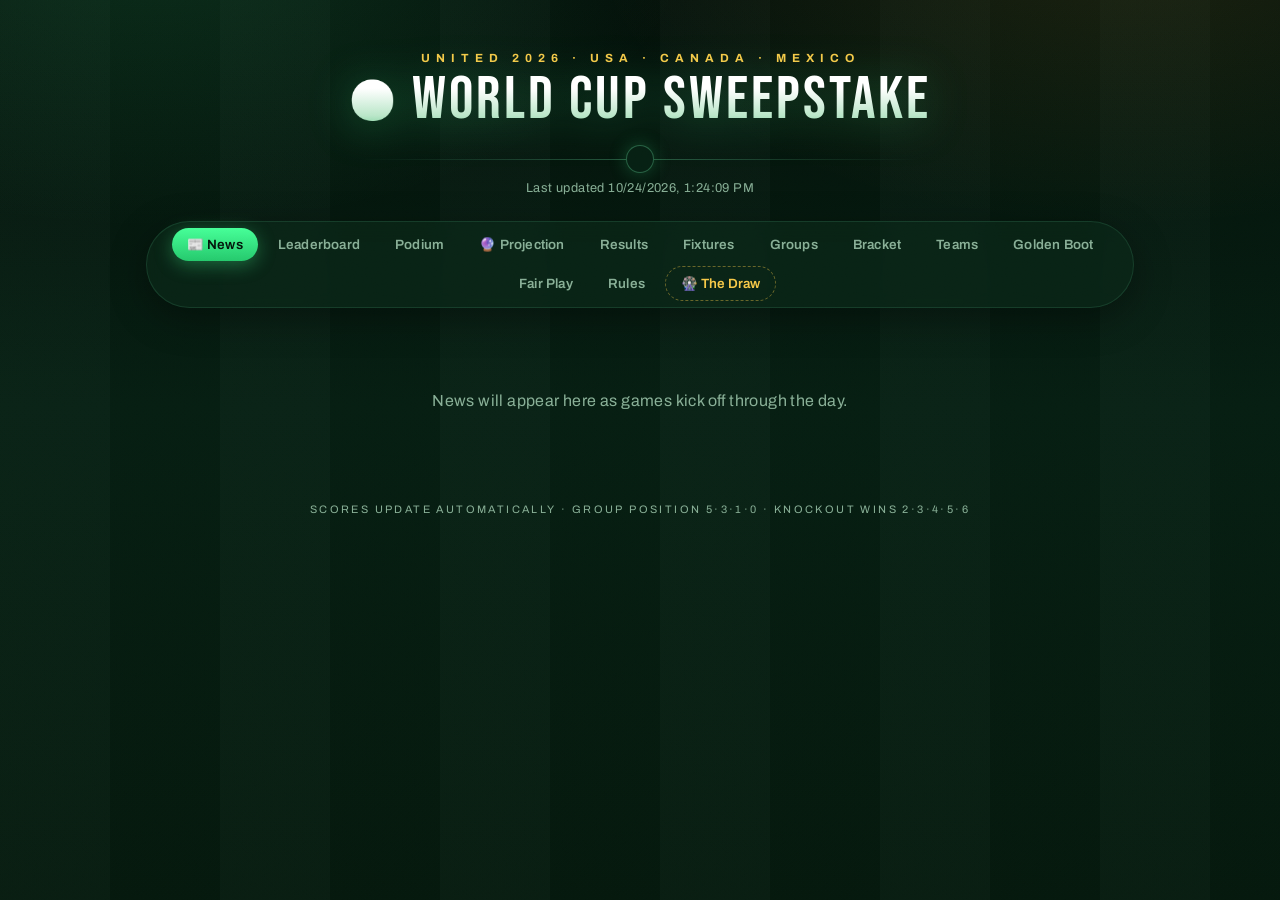
<file: docs/index.html>
<!DOCTYPE html>
<html lang="en">
<head>
<meta charset="UTF-8">
<meta name="viewport" content="width=device-width, initial-scale=1.0, viewport-fit=cover">
<meta name="theme-color" content="#03110a">
<meta name="apple-mobile-web-app-capable" content="yes">
<meta name="apple-mobile-web-app-status-bar-style" content="black-translucent">
<link rel="icon" href="data:image/svg+xml,%3Csvg xmlns='http://www.w3.org/2000/svg' viewBox='0 0 100 100'%3E%3Ctext y='.9em' font-size='90'%3E%E2%9A%BD%3C/text%3E%3C/svg%3E">
<link rel="preconnect" href="https://fonts.googleapis.com">
<link rel="preconnect" href="https://fonts.gstatic.com" crossorigin>
<link href="https://fonts.googleapis.com/css2?family=Bebas+Neue&family=Archivo:wght@400;600;700;800;900&display=swap" rel="stylesheet">
<title>World Cup 2026 Sweepstake</title>
<style>
  :root {
    --bg0: #03110a; --bg1: #062013; --card: #0b2818; --card2: #103420;
    --glass: rgba(11, 40, 24, .72);
    --line: rgba(110, 231, 168, .13); --line2: rgba(110, 231, 168, .32);
    --text: #f2f8f3; --dim: #88af96; --accent: #3ef08b; --gold: #f7c948;
    --gold-deep: #c79a1e; --green: #4ade80; --red: #f87171; --white: #fff;
    --t1: #62c9ff; --t2: #c9a6ff; --t3: #f7c948;
    --disp: "Bebas Neue", "Archivo", sans-serif;
  }
  * { box-sizing: border-box; margin: 0; -webkit-tap-highlight-color: transparent; }
  html { scrollbar-color: #1d4a2f var(--bg0); scroll-behavior: smooth; }
  body {
    color: var(--text);
    font-family: "Archivo", -apple-system, BlinkMacSystemFont, "Segoe UI", sans-serif;
    background:
      radial-gradient(900px 500px at 12% -8%, rgba(62, 240, 139, .14), transparent 60%),
      radial-gradient(900px 500px at 88% -8%, rgba(247, 201, 72, .10), transparent 60%),
      repeating-linear-gradient(90deg, rgba(255,255,255,.014) 0 110px, rgba(0,0,0,.06) 110px 220px),
      linear-gradient(180deg, var(--bg0) 0%, var(--bg1) 45%, #051a0e 100%);
    background-attachment: fixed;
    min-height: 100vh;
  }
  body::after {
    content: ""; position: fixed; inset: 0; pointer-events: none; z-index: 999;
    opacity: .05; mix-blend-mode: overlay;
    background-image: url("data:image/svg+xml,%3Csvg xmlns='http://www.w3.org/2000/svg' width='160' height='160'%3E%3Cfilter id='n'%3E%3CfeTurbulence type='fractalNoise' baseFrequency='0.9' numOctaves='2'/%3E%3C/filter%3E%3Crect width='160' height='160' filter='url(%23n)'/%3E%3C/svg%3E");
  }
  .wrap { max-width: 1020px; margin: 0 auto; padding: 16px; }
  @keyframes rise { from { opacity: 0; transform: translateY(14px); } to { opacity: 1; transform: none; } }

  /* ---- header: broadcast title card ---- */
  header { text-align: center; padding: 36px 0 6px; position: relative; animation: rise .7s ease both; }
  header .kick { color: var(--gold); font-size: .74rem; font-weight: 700;
                 letter-spacing: 6px; text-transform: uppercase; }
  header h1 { font-family: var(--disp); font-size: clamp(2.4rem, 7vw, 3.8rem); font-weight: 400;
              letter-spacing: 3px; text-transform: uppercase; margin: 6px 0 0; line-height: 1;
              background: linear-gradient(180deg, #fff 30%, #b9e6c8 75%, #6fcb91 100%);
              -webkit-background-clip: text; background-clip: text; color: transparent;
              filter: drop-shadow(0 4px 22px rgba(62, 240, 139, .28)); }
  header h1 .ball { font-size: .62em; vertical-align: .12em;
                    filter: none; -webkit-text-fill-color: initial; }
  .pitchline { position: relative; height: 28px; margin: 14px auto 4px; max-width: 560px; }
  .pitchline::before { content: ""; position: absolute; left: 0; right: 0; top: 50%; height: 1px;
                       background: linear-gradient(90deg, transparent, var(--line2), transparent); }
  .pitchline::after { content: ""; position: absolute; left: 50%; top: 50%;
                      width: 26px; height: 26px; border: 1px solid var(--line2);
                      border-radius: 50%; transform: translate(-50%, -50%);
                      background: var(--bg1); box-shadow: 0 0 18px rgba(62,240,139,.25); }
  header .sub { color: var(--dim); font-size: .8rem; margin-top: 8px; letter-spacing: .4px; }
  .banner { background: rgba(247, 201, 72, .07); border: 1px solid rgba(247, 201, 72, .35);
            border-radius: 12px; padding: 11px 16px; margin: 14px 0; font-size: .85rem;
            color: var(--gold); text-align: center; display: none; }

  /* ---- nav: glass pill bar ---- */
  nav { display: flex; gap: 5px; justify-content: center; margin: 20px auto 24px; flex-wrap: wrap;
        background: var(--glass); border: 1px solid var(--line); border-radius: 999px;
        padding: 6px; width: fit-content; max-width: 100%;
        backdrop-filter: blur(10px); -webkit-backdrop-filter: blur(10px);
        box-shadow: 0 10px 36px rgba(0,0,0,.35); animation: rise .7s .12s ease both; }
  nav button { background: transparent; color: var(--dim); border: none;
               border-radius: 999px; padding: 9px 15px; font-size: .84rem; cursor: pointer;
               font-weight: 600; font-family: inherit; transition: all .18s; letter-spacing: .2px; }
  nav button:hover { color: var(--text); background: rgba(255,255,255,.05); }
  nav button.active { background: linear-gradient(180deg, #46ff97, #25c96c); color: #03150b;
                      box-shadow: 0 4px 18px rgba(62, 240, 139, .35); }
  nav a.navlink { background: transparent; color: var(--gold); border: 1px dashed rgba(247,201,72,.4);
                  border-radius: 999px; padding: 9px 15px; font-size: .84rem;
                  font-weight: 600; text-decoration: none; transition: all .18s; }
  nav a.navlink:hover { border-style: solid; box-shadow: 0 4px 18px rgba(247, 201, 72, .25); }
  section { display: none; } section.active { display: block; animation: rise .45s ease both; }

  /* ---- tables ---- */
  table { width: 100%; border-collapse: collapse; background: var(--glass);
          border-radius: 16px; overflow: hidden; border: 1px solid var(--line);
          backdrop-filter: blur(8px); -webkit-backdrop-filter: blur(8px);
          box-shadow: 0 14px 44px rgba(0,0,0,.35); }
  th, td { padding: 11px 12px; text-align: left; font-size: .9rem; }
  th { background: rgba(16, 52, 32, .8); color: var(--dim); font-size: .68rem;
       text-transform: uppercase; letter-spacing: 1.6px; }
  tr:not(:last-child) td { border-bottom: 1px solid rgba(110, 231, 168, .07); }
  tbody tr, table tr { transition: background .15s; }
  table tr:hover td { background: rgba(62, 240, 139, .035); }
  td.num, th.num { text-align: right; font-variant-numeric: tabular-nums; }
  .total { font-weight: 800; color: var(--gold); font-size: 1.02rem; }
  /* leaderboard: teams folded under the player name so the score never scrolls off */
  .lbtable { table-layout: fixed; width: 100%; }
  .lbtable th:first-child, .lbtable td:first-child { width: 2.6em; }
  .lbtable th.num:not(:first-child), .lbtable td.num:not(:first-child) { width: 3.4em; }
  .lbtable td.pcell { white-space: normal; }
  .pname { display: flex; align-items: center; gap: 8px; font-size: 1rem; }
  .lbteams { display: flex; flex-wrap: wrap; gap: 3px 10px; margin-top: 5px; }
  .lbteam { font-size: .72rem; color: var(--dim); white-space: nowrap; }
  .lbteam.out { text-decoration: line-through; opacity: .55; }
  .lbteam.champion { color: var(--gold); }
  .rank { color: var(--dim); width: 2.6em; font-family: var(--disp); font-size: 1.15rem;
          letter-spacing: 1px; }
  .top1 td { background: linear-gradient(90deg, rgba(247,201,72,.10), rgba(247,201,72,.03)); }
  .top1 td:first-child { box-shadow: inset 3px 0 0 var(--gold); }
  .mv-up { color: var(--green); font-size: .8rem; }
  .mv-down { color: var(--red); font-size: .8rem; }
  .mv-flat { color: var(--dim); font-size: .8rem; }
  .today-pos { color: var(--green); font-weight: 700; }

  .chip { display: inline-flex; align-items: center; gap: 5px; background: rgba(16,52,32,.85);
          border: 1px solid var(--line); border-radius: 999px; padding: 3px 10px;
          font-size: .8rem; margin: 2px 3px 2px 0; white-space: nowrap; transition: border-color .15s; }
  .chip:hover { border-color: var(--line2); }
  .chip.out { opacity: .38; text-decoration: line-through; }
  .chip.champion { border-color: var(--gold); color: var(--gold);
                   box-shadow: 0 0 14px rgba(247, 201, 72, .25); }
  .tier { font-size: .6rem; font-weight: 800; border-radius: 4px; padding: 1px 5px; letter-spacing: .5px; }
  .tier.t1 { background: var(--t1); color: #03150b; }
  .tier.t2 { background: var(--t2); color: #03150b; }
  .tier.t3 { background: var(--t3); color: #03150b; }

  /* ---- match cards ---- */
  .day { margin-bottom: 26px; }
  .day + .day { border-top: 1px solid var(--line2); padding-top: 4px; }
  .day h3 { color: var(--accent); font-family: var(--disp); font-size: 1.05rem; font-weight: 400;
            text-transform: uppercase; letter-spacing: 3px; margin: 0 0 12px;
            display: flex; align-items: center; gap: 12px;
            position: sticky; top: 0; z-index: 5; padding: 11px 6px 9px;
            background: linear-gradient(180deg, var(--bg1) 78%, rgba(6,32,19,0));
            -webkit-backdrop-filter: blur(6px); backdrop-filter: blur(6px); }
  .day h3::after { content: ""; flex: 1; height: 1px;
                   background: linear-gradient(90deg, var(--line2), transparent); }
  .match { background: linear-gradient(160deg, rgba(16,52,32,.85), var(--glass) 55%);
           border: 1px solid var(--line); border-radius: 16px; margin-bottom: 14px;
           overflow: hidden; backdrop-filter: blur(8px); -webkit-backdrop-filter: blur(8px);
           box-shadow: 0 14px 40px rgba(0,0,0,.3); transition: transform .18s, border-color .18s, box-shadow .18s; }
  .match:hover { transform: translateY(-2px); border-color: var(--line2);
                 box-shadow: 0 20px 52px rgba(0,0,0,.42); }
  .match .head { display: flex; justify-content: space-between; padding: 10px 16px 0;
                 color: var(--dim); font-size: .68rem; text-transform: uppercase;
                 letter-spacing: 1.6px; }
  .scoreline { display: grid; grid-template-columns: 1fr auto 1fr; gap: 12px;
               align-items: center; padding: 12px 16px 6px; }
  .scoreline .t { display: flex; align-items: center; gap: 11px; min-width: 0; }
  .scoreline .t.away { flex-direction: row-reverse; text-align: right; }
  .scoreline .t .flag { font-size: 1.9rem; line-height: 1;
                        filter: drop-shadow(0 3px 6px rgba(0,0,0,.5)); }
  .scoreline .t .nm { font-weight: 800; font-size: 1rem; letter-spacing: .2px; }
  .scoreline .t .own { color: var(--gold); font-size: .7rem; letter-spacing: .6px;
                       text-transform: uppercase; }
  .scorebox { background: linear-gradient(180deg, #051a0e, #03150b);
              border: 1px solid var(--line2); border-radius: 12px;
              padding: 4px 16px 2px; font-family: var(--disp); font-size: 2rem; font-weight: 400;
              letter-spacing: 2px; font-variant-numeric: tabular-nums; white-space: nowrap;
              box-shadow: inset 0 2px 12px rgba(0,0,0,.6), 0 0 22px rgba(62,240,139,.08); }
  .scorebox small { font-size: .6rem; color: var(--dim); display: block; text-align: center;
                    font-weight: 600; font-family: "Archivo", sans-serif; letter-spacing: 1px; }
  /* the human rivalry: owner v owner front and centre */
  .scorebox.duel { display: flex; flex-direction: column; align-items: center; gap: 1px;
                   font-size: 1.15rem; letter-spacing: 1.5px; color: var(--gold);
                   padding: 7px 16px 6px; line-height: 1.05; }
  .scorebox.duel small { font-size: .58rem; color: var(--dim); letter-spacing: 2.5px;
                         text-transform: uppercase; }
  /* fixture filter dropdown + odds-based points projection */
  .fxctl { display: flex; justify-content: center; margin: 4px 0 14px; }
  .fxctl label { color: var(--dim); font-size: .8rem; font-weight: 600; display: flex;
                 align-items: center; gap: 8px; }
  .fxctl select { background: var(--card2); color: var(--text); border: 1px solid var(--line2);
                  border-radius: 999px; padding: 8px 14px; font: inherit; font-size: .85rem;
                  font-weight: 700; cursor: pointer; }
  .projcard { background: linear-gradient(180deg, rgba(62,240,139,.07), rgba(62,240,139,.02));
              border: 1px solid var(--line2); border-radius: 16px; padding: 16px 18px; margin: 0 0 18px; }
  .projhead { font-family: var(--disp); font-size: 1.35rem; letter-spacing: 1px; color: var(--text); }
  .projhead b { color: var(--accent); }
  .projsub { color: var(--dim); font-size: .72rem; margin: 4px 0 12px; line-height: 1.5; }
  .projtbl { width: 100%; border-collapse: collapse; font-size: .85rem; }
  .projtbl th { text-align: left; color: var(--dim); font-size: .68rem; text-transform: uppercase;
                letter-spacing: 1px; padding: 6px 8px; border-bottom: 1px solid var(--line); }
  .projtbl td { padding: 8px; border-bottom: 1px solid var(--line); }
  .projtbl td b { color: var(--gold); }
  .projtbl tr:last-child td { border-bottom: none; }
  .champ { display: flex; align-items: center; gap: 14px; margin: 6px 0 12px; padding: 12px 14px;
           background: linear-gradient(180deg, rgba(247,201,72,.12), rgba(247,201,72,.03));
           border: 1px solid var(--line2); border-radius: 14px; font-size: 1rem; }
  .champ .cflag { font-size: 2.4rem; line-height: 1; }
  .champ b { font-family: var(--disp); font-size: 1.5rem; letter-spacing: 1px; }
  .champ small { display: block; color: var(--dim); font-size: .7rem; margin-top: 3px; }
  .proj-intro { color: var(--dim); font-size: .8rem; line-height: 1.55; margin: 6px 0 16px;
                max-width: 680px; }
  .proj-deep { color: var(--accent); font-size: .72rem; }
  .projtbl.big td, .projtbl.big th { padding: 10px 8px; }
  .projtbl.big tbody tr:first-child td { color: var(--gold); }
  /* compact projection tile (Matches tab) — click to drill down */
  .projtile { background: linear-gradient(180deg, rgba(62,240,139,.07), rgba(62,240,139,.02));
              border: 1px solid var(--line2); border-radius: 14px; margin: 0 0 18px; overflow: hidden; }
  .projtile > summary { list-style: none; cursor: pointer; display: flex; align-items: center;
                        gap: 10px; padding: 14px 16px; user-select: none; }
  .projtile > summary::-webkit-details-marker { display: none; }
  .projtile .pt-ico { font-size: 1.4rem; line-height: 1; }
  .projtile .pt-main { flex: 1; font-size: .9rem; color: var(--text); line-height: 1.4; }
  .projtile .pt-main b { color: var(--accent); }
  .projtile .pt-cta { color: var(--dim); font-size: .66rem; font-weight: 800; letter-spacing: 1px;
                      text-transform: uppercase; white-space: nowrap; }
  .projtile[open] > summary .pt-cta { color: var(--accent); }
  .projtile[open] > summary .pt-cta::after { content: ""; }
  .projtile[open] .pt-cta { font-size: 0; }
  .projtile[open] .pt-cta::before { content: "close ▴"; font-size: .66rem; }
  .projtile .projbody { padding: 0 16px 14px; }
  /* compact podium banner atop the News screen */
  .podstrip { display: flex; align-items: center; gap: 8px 18px; flex-wrap: wrap; cursor: pointer;
              background: linear-gradient(90deg, rgba(247,201,72,.14), rgba(16,52,32,.55) 70%);
              border: 1px solid var(--line2); border-radius: 14px; padding: 11px 15px; margin-bottom: 16px;
              transition: border-color .15s; }
  .podstrip:hover { border-color: var(--gold); }
  .podstrip .pslabel { font-size: .64rem; text-transform: uppercase; letter-spacing: 2px;
                       color: var(--dim); font-weight: 800; }
  .podstrip .psc { display: flex; align-items: center; gap: 6px; }
  .podstrip .pmed { font-size: 1.35rem; line-height: 1; }
  .podstrip .pnm { font-weight: 700; font-size: .92rem; }
  .podstrip .ppt { color: var(--gold); font-weight: 800; font-size: .85rem; }
  .podstrip .psmore { margin-left: auto; color: var(--accent); font-size: .7rem; font-weight: 700;
                      white-space: nowrap; }
  @media (max-width: 480px) { .podstrip .psmore { display: none; } }
  /* news feed */
  .newsh { color: var(--accent); font-family: var(--disp); font-size: 1.05rem; letter-spacing: 3px;
           text-transform: uppercase; margin: 20px 0 12px; }
  .newsh:first-child { margin-top: 4px; }
  .ncard { background: var(--glass); border: 1px solid var(--line); border-radius: 14px;
           padding: 12px 14px; margin-bottom: 10px; }
  .ncard.live { border-color: rgba(255,107,107,.45); box-shadow: 0 0 22px rgba(255,107,107,.08); }
  .nhead { display: flex; justify-content: space-between; align-items: center; gap: 8px;
           font-size: .68rem; color: var(--dim); text-transform: uppercase; letter-spacing: 1px;
           margin-bottom: 9px; }
  .nkind { font-weight: 800; color: var(--accent); }
  .ncard.live .nkind { color: #ff6b6b; }
  .nteams { display: grid; grid-template-columns: 1fr auto 1fr; gap: 10px; align-items: center; }
  .nteams .nt { font-weight: 700; font-size: .92rem; line-height: 1.3; }
  .nteams .nt.away { text-align: right; }
  .nsc { font-family: var(--disp); font-size: 1.4rem; letter-spacing: 1px; white-space: nowrap; }
  .ntag { color: var(--gold); font-size: .68rem; font-weight: 700; display: block; }
  .ngoals { display: flex; flex-wrap: wrap; gap: 4px 14px; margin-top: 9px; padding-top: 9px;
            border-top: 1px solid var(--line); font-size: .75rem; color: var(--dim); }
  /* starred big results — gold border */
  .ncard.big { border-color: var(--gold); box-shadow: 0 0 26px rgba(247,201,72,.14); }
  /* sweepstake updates — distinct violet border so they stand out from match news */
  .ncard.sweep { border-color: #b98cff; box-shadow: 0 0 24px rgba(185,140,255,.16);
                 background: linear-gradient(180deg, rgba(185,140,255,.08), rgba(11,40,24,.4)); }
  .nbadge { display: inline-block; font-size: .6rem; font-weight: 800; letter-spacing: 1.5px;
            text-transform: uppercase; border-radius: 999px; padding: 3px 11px; margin-bottom: 9px; }
  .bbig { background: var(--gold); color: #03150b; }
  .bsweep { background: #b98cff; color: #1a0b33; }
  .ncard.sweep .nkind { color: #d4b6ff; }
  /* match results — distinct blue border */
  .ncard.result { border-color: rgba(98,201,255,.42); }
  .ncard.result .nkind { color: #8ed9ff; }
  /* today's upcoming games — green border to flag they're on today */
  .ncard.todaycard { border-color: rgba(62,240,139,.5); box-shadow: 0 0 20px rgba(62,240,139,.09); }
  .ncard.todaycard .nkind { color: var(--accent); }
  .todayfav { margin-top: 8px; font-size: .72rem; color: var(--gold); font-weight: 700; }
  .story-head { font-family: var(--disp); font-size: 1.3rem; letter-spacing: .5px; line-height: 1.15;
                margin: 2px 0 11px; }
  .ncard.big .story-head { color: #fff; }
  .soonrow { display: flex; align-items: center; gap: 10px; padding: 9px 4px; font-size: .8rem;
             border-bottom: 1px solid var(--line); }
  .soonrow .st { color: var(--accent); font-weight: 700; min-width: 48px; }
  .soonrow .sm { flex: 1; }
  .newsitem { display: flex; gap: 12px; align-items: flex-start; text-decoration: none; color: inherit;
              background: var(--glass); border: 1px solid var(--line); border-radius: 14px;
              padding: 11px 12px; margin-bottom: 9px; transition: border-color .15s; }
  .newsitem:hover { border-color: var(--line2); }
  .newsitem img { width: 76px; height: 56px; object-fit: cover; border-radius: 9px; flex: 0 0 auto; }
  .ni-body { min-width: 0; }
  .ni-head { font-weight: 700; font-size: .92rem; line-height: 1.25; }
  .ni-desc { color: var(--dim); font-size: .78rem; margin-top: 4px; line-height: 1.4; }
  .ni-meta { color: var(--dim); font-size: .64rem; text-transform: uppercase; letter-spacing: .6px;
             margin-top: 7px; display: flex; gap: 10px; align-items: center; flex-wrap: wrap; }
  .ni-meta .ntag { display: inline; color: var(--gold); }
  .duelstrip { text-align: center; font-family: var(--disp); font-size: .92rem;
               letter-spacing: 2px; color: var(--gold); padding: 8px 14px 0; }
  .duelstrip i { font-style: normal; color: var(--dim); font-size: .7rem;
                 letter-spacing: 2px; padding: 0 7px; }
  .goalscorers { display: flex; justify-content: space-between; gap: 12px;
                 padding: 2px 18px 8px; color: var(--dim); font-size: .76rem; }
  .goalscorers div { max-width: 48%; }
  .goalscorers div.away { text-align: right; margin-left: auto; }
  /* odds + form */
  .oddsrow { display: flex; justify-content: center; align-items: center; gap: 8px;
             padding: 8px 14px 10px; flex-wrap: wrap; }
  .odd { background: rgba(3, 21, 11, .8); border: 1px solid var(--line); border-radius: 9px;
         padding: 4px 12px; font-size: .8rem; font-variant-numeric: tabular-nums;
         transition: border-color .15s; }
  .odd:hover { border-color: var(--line2); }
  .odd b { color: var(--accent); margin-right: 6px; font-size: .66rem; text-transform: uppercase;
           letter-spacing: 1px; }
  .odd .val { font-weight: 700; }
  .oddmeta { color: var(--dim); font-size: .66rem; letter-spacing: .5px; }
  .form { display: inline-flex; gap: 2px; margin-left: 6px; vertical-align: middle; }
  .form i { font-style: normal; font-size: .58rem; font-weight: 800; width: 13px;
            height: 13px; line-height: 13px; text-align: center; border-radius: 3px;
            color: #03150b; }
  .form .W { background: var(--green); }
  .form .D { background: #9ca3af; }
  .form .L { background: var(--red); }
  .ptsrow { display: flex; justify-content: space-between; padding: 9px 16px;
            border-top: 1px dashed var(--line); font-size: .8rem; color: var(--dim); }
  .ptsrow b { color: var(--green); }
  .mc-btn { width: 100%; background: rgba(62, 240, 139, .05); color: var(--accent);
            border: none; border-top: 1px solid var(--line); padding: 10px;
            font-size: .72rem; font-weight: 700; letter-spacing: 2.4px;
            text-transform: uppercase; cursor: pointer; font-family: inherit;
            transition: background .15s, letter-spacing .15s; }
  .mc-btn:hover { background: rgba(62, 240, 139, .12); letter-spacing: 3.2px; }
  .mc { display: none; padding: 16px 18px 20px; border-top: 1px solid var(--line);
        background: rgba(0, 0, 0, .22); }
  .mc.open { display: block; animation: rise .35s ease both; }
  .mc h4 { color: var(--accent); font-family: var(--disp); font-size: .95rem; font-weight: 400;
           text-transform: uppercase; letter-spacing: 3px; margin: 18px 0 10px; text-align: center; }
  .mc h4:first-child { margin-top: 0; }
  .mc .meta { text-align: center; color: var(--dim); font-size: .76rem; margin-bottom: 4px; }

  /* stats bars */
  .stat { margin-bottom: 9px; }
  .stat .lbls { display: flex; justify-content: space-between; font-size: .78rem; margin-bottom: 3px; }
  .stat .lbls .l { font-weight: 700; min-width: 3em; }
  .stat .lbls .r { font-weight: 700; min-width: 3em; text-align: right; }
  .stat .lbls .c { color: var(--dim); font-size: .68rem; text-transform: uppercase; letter-spacing: 1.4px; }
  .stat .bar2 { display: flex; height: 7px; border-radius: 4px; overflow: hidden;
                background: rgba(255,255,255,.06); }
  .stat .bar2 .bh { background: linear-gradient(90deg, #1e9e57, var(--accent)); min-width: 2px; }
  .stat .bar2 .ba { background: linear-gradient(90deg, var(--gold), var(--gold-deep));
                    margin-left: auto; min-width: 2px; }
  /* goal scorers shown under each team name */
  .scoreline .t .tmscorers { display: block; margin-top: 6px; font-size: .72rem;
                             color: var(--accent); line-height: 1.55; }
  .scoreline .t.away .tmscorers { text-align: right; }
  /* visual formation pitches */
  .fmwrap { display: grid; grid-template-columns: repeat(auto-fit, minmax(230px, 1fr));
            gap: 12px; padding: 10px 14px 4px; }
  .fmteam { font-size: .72rem; color: var(--accent); font-weight: 700; text-align: center; margin-bottom: 6px; }
  .fmpitch { background: linear-gradient(180deg, #0c3a22, #0a2d1b); border: 1px solid var(--line2);
             border-radius: 10px; padding: 12px 5px; display: flex; flex-direction: column;
             justify-content: space-between; gap: 8px; min-height: 240px;
             background-image: repeating-linear-gradient(180deg, transparent 0 23px, rgba(255,255,255,.035) 23px 46px); }
  .fmrow { display: flex; justify-content: space-around; gap: 3px; }
  .fmplr { display: flex; flex-direction: column; align-items: center; gap: 3px; min-width: 0; }
  .fmdot { width: 23px; height: 23px; border-radius: 50%; background: rgba(62,240,139,.2);
           border: 1px solid var(--line2); display: flex; align-items: center; justify-content: center;
           font-size: .64rem; font-weight: 800; color: var(--text); }
  .fmnm { font-size: .58rem; color: #cfe9d8; text-align: center; line-height: 1.05;
          white-space: nowrap; overflow: hidden; text-overflow: ellipsis; max-width: 58px; }
  @media (max-width: 480px) { .fmnm { font-size: .52rem; } .fmdot { width: 20px; height: 20px; } }

  /* timeline */
  .tl { max-width: 560px; margin: 0 auto; }
  .tl .ev { display: flex; gap: 10px; align-items: baseline; padding: 5px 0;
            font-size: .84rem; border-bottom: 1px dashed rgba(255,255,255,.05); }
  .tl .ev .min { color: var(--accent); font-family: var(--disp); font-size: 1rem; min-width: 3.2em;
                 text-align: right; font-variant-numeric: tabular-nums; letter-spacing: 1px; }
  .tl .ev .who { color: var(--dim); font-size: .76rem; }
  .tl .ev .sub-in { color: var(--green); } .tl .ev .sub-out { color: var(--red); }

  /* lineups */
  .lineups { display: grid; grid-template-columns: 1fr 1fr; gap: 18px; }
  .lineups .side h5 { font-size: .9rem; margin-bottom: 2px; letter-spacing: .3px; }
  .lineups .side .form { color: var(--dim); font-size: .74rem; margin-bottom: 8px; }
  .lineups .side ul { list-style: none; padding: 0; }
  .lineups .side li { font-size: .8rem; padding: 3px 0; color: var(--text); }
  .lineups .side li .no { display: inline-block; min-width: 2em; color: var(--accent);
                          font-weight: 700; font-variant-numeric: tabular-nums; }
  .lineups .side li .pos { color: var(--dim); font-size: .7rem; }
  .lineups .side .bench-h { margin-top: 10px; color: var(--dim); font-size: .66rem;
                            text-transform: uppercase; letter-spacing: 1.6px; }
  .lineups .side li.bench { color: var(--dim); }

  /* groups */
  .groupgrid { display: grid; grid-template-columns: repeat(auto-fill, minmax(300px, 1fr)); gap: 14px; }
  .group table { font-size: .82rem; table-layout: fixed; width: 100%; }
  .group th, .group td { padding: 7px 6px; font-size: .8rem; }
  .group th:nth-child(1), .group td:nth-child(1) { width: 30px; }
  .group th:nth-child(3), .group td:nth-child(3) { width: 30px; }
  .group th:nth-child(4), .group td:nth-child(4) { width: 60px; }
  .group th:nth-child(5), .group td:nth-child(5) { width: 40px; }
  .group th:nth-child(6), .group td:nth-child(6) { width: 44px; }
  .group .gname { display: block; background: linear-gradient(90deg, rgba(247,201,72,.14), rgba(16,52,32,.8) 65%);
                  color: var(--gold); font-family: var(--disp); font-size: .95rem; font-weight: 400;
                  letter-spacing: 3px; text-transform: uppercase; padding: 9px 12px;
                  border-radius: 10px 10px 0 0; }
  .group .q td { background: rgba(62, 240, 139, .06); }
  .group .q td:last-child { color: var(--accent); }
  .group td.teamcell { white-space: nowrap; overflow: hidden; text-overflow: ellipsis; }
  .livedot { display: inline-block; width: 7px; height: 7px; border-radius: 50%;
             background: #ff4444; animation: pulse 1.2s infinite; vertical-align: middle; }
  tr.liverow td { background: rgba(255, 68, 68, .05); }

  /* live hero */
  .livewrap { margin: 16px 0 4px; animation: rise .6s ease both; }
  .live-badge { display: inline-flex; align-items: center; gap: 8px; background: rgba(40, 8, 8, .85);
                color: #ff8585; border: 1px solid rgba(255, 99, 99, .4); border-radius: 999px;
                padding: 4px 14px; font-size: .72rem; font-weight: 800; letter-spacing: 2.6px;
                box-shadow: 0 0 24px rgba(255, 68, 68, .18); }
  .live-badge .dot { width: 8px; height: 8px; border-radius: 50%; background: #ff4444;
                     animation: pulse 1.2s infinite; }
  @keyframes pulse { 0%,100% { opacity: 1; } 50% { opacity: .2; } }
  .livecard { background: linear-gradient(140deg, rgba(20, 56, 35, .9), var(--glass) 60%);
              border: 1px solid var(--line2); border-radius: 18px; margin-top: 10px; overflow: hidden;
              backdrop-filter: blur(10px); -webkit-backdrop-filter: blur(10px);
              box-shadow: 0 0 60px rgba(62, 240, 139, .10), 0 22px 60px rgba(0,0,0,.45); }
  .livecard .clock { color: var(--accent); font-family: var(--disp); font-size: .95rem;
                     letter-spacing: 1.5px; font-variant-numeric: tabular-nums; }
  .matchclock { text-align: center; font-family: var(--disp); font-weight: 800;
                font-size: 1.55rem; letter-spacing: 2px; color: var(--accent);
                font-variant-numeric: tabular-nums; margin: 4px 0 2px; line-height: 1.1;
                text-shadow: 0 0 14px rgba(54, 217, 124, .35); }
  .matchclock.paused { color: var(--gold); font-size: 1.05rem; letter-spacing: 3px; }
  .livegrid { display: grid; grid-template-columns: 1.05fr .95fr; gap: 0; }
  .livegrid .left { padding: 4px 0 12px; }
  .livegrid .right { border-left: 1px solid var(--line); padding: 14px 16px;
                     max-height: 480px; overflow-y: auto; }
  .livegrid .right h4 { color: var(--accent); font-family: var(--disp); font-size: .9rem;
                        font-weight: 400; text-transform: uppercase; letter-spacing: 3px;
                        margin-bottom: 8px; }
  .feed .inc { display: flex; gap: 9px; padding: 6px 0; font-size: .82rem; align-items: baseline;
               border-bottom: 1px dashed rgba(255,255,255,.06); }
  .feed .inc .min { color: var(--accent); font-family: var(--disp); font-size: .95rem;
                    min-width: 2.9em; text-align: right; font-variant-numeric: tabular-nums; }
  .feed .inc.big { background: rgba(62, 240, 139, .08); border-radius: 8px; padding: 8px;
                   border-bottom: none; box-shadow: inset 0 0 0 1px rgba(62,240,139,.15); }
  .feed .inc .who { color: var(--dim); font-size: .74rem; }
  .pitchimg { width: 100%; display: block; border-radius: 12px; margin-top: 10px;
              border: 1px solid var(--line); }
  .pitchwrap { padding: 0 16px 12px; }
  .lastev { margin: 8px 16px 0; padding: 8px 13px; background: rgba(62, 240, 139, .07);
            border: 1px solid var(--line); border-radius: 10px; font-size: .82rem; }
  /* compact match-day tiles: played (greyed) + next kick-off */
  .tilerow { display: flex; gap: 8px; flex-wrap: wrap; margin: 14px 0 2px; }
  .tile { flex: 1; min-width: 250px; background: var(--glass); border: 1px solid var(--line);
          border-radius: 14px; padding: 11px 15px; font-size: .86rem; cursor: pointer;
          display: flex; justify-content: space-between; align-items: center; gap: 10px;
          backdrop-filter: blur(8px); -webkit-backdrop-filter: blur(8px);
          transition: transform .15s, border-color .15s; }
  .tile:hover { border-color: var(--line2); transform: translateY(-1px); }
  .tile .score { font-family: var(--disp); font-size: 1.1rem; letter-spacing: 1px;
                 font-variant-numeric: tabular-nums; }
  .tile .label { color: var(--dim); font-size: .64rem; letter-spacing: 2px;
                 text-transform: uppercase; white-space: nowrap; }
  .tile.done { opacity: .5; filter: grayscale(.65); }
  .tile.done:hover { opacity: .85; filter: grayscale(.2); }
  .tile.next { border-color: rgba(247, 201, 72, .35);
               box-shadow: 0 0 26px rgba(247, 201, 72, .10); }
  .tile.next .label { color: var(--gold); }

  /* confirmed line-ups toggle */
  details.lu { border-top: 1px dashed var(--line); }
  details.lu summary { color: var(--accent); font-size: .72rem; font-weight: 700;
                       letter-spacing: 2px; text-transform: uppercase; padding: 10px 14px;
                       cursor: pointer; text-align: center; list-style-position: inside;
                       transition: background .15s; }
  details.lu summary:hover { background: rgba(62, 240, 139, .05); }
  details.lu .lineups { padding: 4px 18px 14px; }

  /* match report */
  .recap { background: rgba(62, 240, 139, .05); border-left: 3px solid var(--accent);
           border-radius: 0 10px 10px 0; padding: 11px 15px; font-size: .87rem;
           line-height: 1.6; margin-bottom: 6px; }

  /* podium — position banner on top, players listed underneath */
  .podium-stage { display: flex; align-items: flex-start; justify-content: center; gap: 14px;
                  margin: 34px 0 8px; }
  .pod { text-align: center; flex: 1; max-width: 240px; animation: rise .6s ease both; }
  .pod.p2 { animation-delay: .1s; } .pod.p3 { animation-delay: .2s; }
  .pod .medal { font-size: 2.1rem; filter: drop-shadow(0 5px 12px rgba(0,0,0,.5)); }
  .pod .who { font-family: var(--disp); font-size: 1.5rem; letter-spacing: 1.5px; margin: 10px 0 0; }
  .pod .pts { color: var(--gold); font-weight: 800; margin: 1px 0 3px; }
  .pod .flags { font-size: 1.3rem; letter-spacing: 3px; margin-bottom: 8px; }
  .pod .podteams { display: flex; flex-direction: column; align-items: center; gap: 2px;
                   font-size: .76rem; color: var(--dim); margin-bottom: 8px; line-height: 1.4; }
  .pod .podteams .pt { white-space: nowrap; }
  .pod .block { border-radius: 14px; display: flex; flex-direction: column; align-items: center;
                justify-content: center; gap: 0; font-family: var(--disp); font-size: 2.4rem;
                line-height: 1; color: #03150b; position: relative; overflow: hidden;
                box-shadow: 0 -10px 34px rgba(0,0,0,.35) inset, 0 16px 38px rgba(0,0,0,.35); }
  .pod .block::after { content: ""; position: absolute; top: 0; left: -80%; width: 60%; height: 100%;
                       background: linear-gradient(105deg, transparent, rgba(255,255,255,.35), transparent);
                       animation: sheen 3.2s ease-in-out infinite; }
  @keyframes sheen { 0%, 60% { left: -80%; } 100% { left: 130%; } }
  .pod.p1 .block { height: 116px; background: linear-gradient(180deg, #ffe084, #f7c948 35%, #a87f14); }
  .pod.p2 .block { height: 92px;  background: linear-gradient(180deg, #eef3f6, #c4ced6 40%, #8b979f); }
  .pod.p3 .block { height: 78px;  background: linear-gradient(180deg, #f0b46e, #d99a52 40%, #94601f); }
  .podium-note { text-align: center; color: var(--dim); font-size: .78rem; margin-top: 16px; }
  @media (max-width: 560px) { .podium-stage { flex-direction: column; align-items: stretch; }
    .pod { max-width: none; } .pod .block { height: 64px !important; flex-direction: row; gap: 10px; } }

  /* knockout bracket */
  .bracket { display: flex; gap: 12px; overflow-x: auto; padding-bottom: 14px;
             -webkit-overflow-scrolling: touch; }
  .bcol { min-width: 222px; display: flex; flex-direction: column;
          justify-content: space-around; gap: 10px; }
  .bcol h4 { color: var(--accent); font-family: var(--disp); font-size: .95rem; font-weight: 400;
             text-transform: uppercase; letter-spacing: 2.6px; text-align: center; }
  .btie { background: var(--glass); border: 1px solid var(--line); border-radius: 12px;
          padding: 9px 11px; font-size: .8rem; transition: border-color .15s, transform .15s; }
  .btie:hover { border-color: var(--line2); transform: translateY(-1px); }
  .btie.done { background: linear-gradient(160deg, rgba(16,52,32,.9), var(--glass)); }
  .btie .row { display: flex; justify-content: space-between; gap: 6px; padding: 2.5px 0; }
  .btie .row .tn { white-space: nowrap; overflow: hidden; text-overflow: ellipsis; }
  .btie .row.win .tn { font-weight: 800; color: var(--accent); }
  .btie .row .sc { font-family: var(--disp); font-size: .95rem; letter-spacing: 1px;
                   font-variant-numeric: tabular-nums; }
  .btie .tbd { color: var(--dim); font-style: italic; }
  .btie .when { color: var(--dim); font-size: .64rem; margin-top: 5px; letter-spacing: .4px; }

  details.teamcard { background: var(--glass); border: 1px solid var(--line);
                     border-radius: 14px; margin-bottom: 9px;
                     transition: border-color .15s; }
  details.teamcard:hover { border-color: var(--line2); }
  details.teamcard summary { padding: 11px 15px; cursor: pointer; display: flex;
                             align-items: center; gap: 9px; flex-wrap: wrap; }
  summary .grow { flex: 1; }
  .owner { color: var(--dim); font-size: .75rem; }
  .events { padding: 0 15px 12px; }
  .events div { display: flex; justify-content: space-between; font-size: .82rem;
                color: var(--dim); padding: 4px 0; border-top: 1px dashed var(--line); }

  .rules { background: var(--glass); border: 1px solid var(--line); border-radius: 16px;
           padding: 24px 26px; line-height: 1.7; font-size: .93rem;
           backdrop-filter: blur(8px); -webkit-backdrop-filter: blur(8px); }
  .rules h3 { margin: 20px 0 6px; color: var(--accent); font-family: var(--disp);
              font-size: 1.15rem; font-weight: 400; text-transform: uppercase; letter-spacing: 2.6px; }
  .rules h3:first-child { margin-top: 0; }
  .rules li { margin-left: 20px; }
  .empty { text-align: center; color: var(--dim); padding: 60px 0; letter-spacing: .4px; }
  footer { text-align: center; color: var(--dim); font-size: .68rem; padding: 34px 0;
           letter-spacing: 2.4px; }
  @media (max-width: 720px) { .livegrid { grid-template-columns: 1fr; }
    .livegrid .right { border-left: none; border-top: 1px solid var(--line); } }
  @media (max-width: 680px) {
    /* app-style nav: one sticky scrollable strip, no wrapping */
    nav { position: sticky; top: max(8px, env(safe-area-inset-top)); z-index: 60;
          flex-wrap: nowrap; overflow-x: auto; justify-content: flex-start;
          width: auto; scrollbar-width: none; scroll-snap-type: x proximity; }
    nav::-webkit-scrollbar { display: none; }
    nav button, nav a.navlink { flex: 0 0 auto; padding: 11px 15px; font-size: .86rem;
                                scroll-snap-align: start; }
    header { padding-top: 22px; }
    .podium-stage { gap: 8px; }
    .pod .who { font-size: 1.15rem; }
    .tile { min-width: 100%; }
  }
  @media (max-width: 620px) {
    th, td { padding: 9px 6px; font-size: .78rem; }
    .hide-sm { display: none; }
    .lineups { grid-template-columns: 1fr; }
    .scoreline { gap: 8px; padding: 10px 10px 4px; }
    .scoreline .t { gap: 7px; }
    .scoreline .t .flag { font-size: 1.45rem; }
    .scoreline .t .nm { font-size: .86rem; }
    .scorebox { font-size: 1.45rem; padding: 3px 11px 1px; letter-spacing: 1px; }
    header h1 { letter-spacing: 2px; }
    .rules { padding: 18px 16px; }
    .groupgrid { grid-template-columns: 1fr; }
    .chip { font-size: .74rem; padding: 2px 8px; }
    header h1 { font-size: clamp(1.7rem, 9.4vw, 2.5rem); letter-spacing: 1.5px; }
    header .kick { letter-spacing: 3px; font-size: .6rem; }
  }
</style>
</head>
<body>
<div class="wrap">
  <header>
    <div class="kick">United 2026 · USA · Canada · Mexico</div>
    <h1><span class="ball">⚽</span> World Cup Sweepstake</h1>
    <div class="pitchline"></div>
    <div class="sub" id="updated">Loading…</div>
  </header>
  <div class="banner" id="banner"></div>
  <div id="live"></div>

  <nav>
    <button data-tab="news" class="active">📰 News</button>
    <button data-tab="leaderboard">Leaderboard</button>
    <button data-tab="podium">Podium</button>
    <button data-tab="projection">🔮 Projection</button>
    <button data-tab="results">Results</button>
    <button data-tab="fixtures">Fixtures</button>
    <button data-tab="groups">Groups</button>
    <button data-tab="bracket">Bracket</button>
    <button data-tab="teams">Teams</button>
    <button data-tab="scorers">Golden Boot</button>
    <button data-tab="fairplay">Fair Play</button>
    <button data-tab="rules">Rules</button>
    <a class="navlink" href="draw.html">🎡 The Draw</a>
  </nav>

  <section id="leaderboard"></section>
  <section id="podium"></section>
  <section id="projection"></section>
  <section id="news" class="active"></section>
  <section id="results"></section>
  <section id="fixtures"></section>
  <section id="groups"></section>
  <section id="bracket"></section>
  <section id="teams"></section>
  <section id="scorers"></section>
  <section id="fairplay"></section>
  <section id="rules"></section>

  <footer>SCORES UPDATE AUTOMATICALLY · GROUP POSITION 5·3·1·0 · KNOCKOUT WINS 2·3·4·5·6</footer>
</div>

<script>
const $ = sel => document.querySelector(sel);
let DETAILS = {}, SOFA = {};

document.querySelectorAll('nav button').forEach(b => b.onclick = () => {
  document.querySelectorAll('nav button').forEach(x => x.classList.remove('active'));
  document.querySelectorAll('section').forEach(x => x.classList.remove('active'));
  b.classList.add('active');
  $('#' + b.dataset.tab).classList.add('active');
  if (typeof renderSection === 'function') renderSection(b.dataset.tab);   // fresh on arrival
  b.scrollIntoView({ inline: 'center', block: 'nearest', behavior: 'smooth' });
  window.scrollTo({ top: 0, behavior: 'smooth' });
});

const esc = s => String(s ?? '').replace(/[&<>"]/g, c => ({'&':'&amp;','<':'&lt;','>':'&gt;','"':'&quot;'}[c]));
const fmt = n => (n % 1 === 0 ? n.toFixed(0) : n.toFixed(1));
const MEDALS = {1: '🥇', 2: '🥈', 3: '🥉'};

function chip(team) {
  const cls = team.status === 'out' ? ' out' : team.status === 'champion' ? ' champion' : '';
  return `<span class="chip${cls}">${team.flag} ${esc(team.name)}
          <span class="tier t${team.tier}">T${team.tier}</span></span>`;
}

function duelStrip(a, b) {
  if (!a && !b) return '';
  return `<div class="duelstrip">${esc(a || '—')}<i>v</i>${esc(b || '—')}</div>`;
}

function movement(mv) {
  if (mv > 0) return `<span class="mv-up">▲${mv}</span>`;
  if (mv < 0) return `<span class="mv-down">▼${-mv}</span>`;
  return `<span class="mv-flat">–</span>`;
}

/* ---------------- leaderboard ---------------- */
function renderLeaderboard(d) {
  const rows = d.players.map(p => {
    const teams = p.teams.map(c => {
      const t = d.teams[c];
      const cls = t.status === 'out' ? ' out' : t.status === 'champion' ? ' champion' : '';
      return `<span class="lbteam${cls}">${t.flag} ${esc(t.name)}</span>`;
    }).join('');
    const today = p.today > 0 ? `<span class="today-pos">+${fmt(p.today)}</span>`
                : p.today < 0 ? fmt(p.today) : '<span class="mv-flat">–</span>';
    const medal = p.total > 0 && MEDALS[p.rank] ? MEDALS[p.rank] + ' ' : '';
    return `<tr class="${p.rank === 1 && p.total > 0 ? 'top1' : ''}">
      <td class="rank num">${medal || p.rank}</td>
      <td class="pcell">
        <div class="pname"><b>${esc(p.name)}</b> ${movement(p.movement)}</div>
        <div class="lbteams">${teams}</div></td>
      <td class="num">${today}</td>
      <td class="num total">${fmt(p.total)}</td></tr>`;
  }).join('');
  $('#leaderboard').innerHTML = `<table class="lbtable">
    <tr><th class="num">#</th><th>Player &amp; teams</th>
    <th class="num">Latest</th><th class="num">Total</th></tr>${rows}</table>`;
}

/* ---------------- live hero ---------------- */
function liveIncidents(s) {
  if (!s?.incidents?.length) return '<div class="inc"><span class="min"></span><span class="who">Waiting for the first events…</span></div>';
  // only show period markers that matter; "1st/2nd half" labels are structural noise
  const periodText = t => {
    const x = String(t || '').trim();
    if (/^ht$/i.test(x) || /half.?time/i.test(x)) return 'Half-time';
    if (/^ft$/i.test(x) || /full.?time/i.test(x)) return 'Full-time';
    if (/^aet$/i.test(x) || /after extra/i.test(x)) return 'After extra time';
    if (/penalt/i.test(x)) return 'Penalty shootout';
    if (/extra/i.test(x)) return x;            // "Extra time" etc.
    return null;                               // "First half" / "Second half" → drop
  };
  const order = i => (i.minute || 0) + (i.addedTime || 0) * 0.01;   // real chronological order
  return [...s.incidents].sort((a, b) => order(b) - order(a)).map(i => {
    const min = i.minute != null ? `${i.minute}${i.addedTime ? '+' + i.addedTime : ''}'` : '';
    let icon = '·', txt = esc(i.text || i.class || i.type || ''), big = false;
    if (i.type === 'goal') {
      big = true; icon = '⚽';
      txt = `<b>GOAL!</b> ${esc(i.player || '')}` +
        (i.class === 'penalty' ? ' (pen)' : i.class === 'ownGoal' ? ' (og)' : '') +
        (i.assist ? ` <span class="who">assist: ${esc(i.assist)}</span>` : '') +
        (i.homeScore != null ? ` <b>${i.homeScore}–${i.awayScore}</b>` : '');
    } else if (i.type === 'card') {
      icon = (i.class === 'red' || i.class === 'yellowRed') ? '🟥' : '🟨';
      txt = esc(i.player || '');
    } else if (i.type === 'substitution') {
      icon = '🔁';
      txt = `<span style="color:var(--green)">${esc(i.in || '')}</span>
        <span class="who">for</span> <span style="color:var(--red)">${esc(i.out || '')}</span>`;
    } else if (i.type === 'period') {
      const pt = periodText(i.text);
      if (!pt) return '';                       // skip structural half labels
      icon = '⏱'; big = true; txt = `<b>${pt}</b>`;
    } else if (i.type === 'penalty' || i.type === 'penaltyShootout') {   // shootout in knockouts
      const missed = i.scored === false || /miss|fail|saved/i.test(String(i.class || ''));
      icon = missed ? '❌' : '⚽';
      txt = `Shootout: ${esc(i.player || '')} ${missed ? 'missed' : 'scored'}` +
        (i.homeScore != null ? ` <b>${i.homeScore}–${i.awayScore}</b>` : '');
    } else if (i.type === 'injuryTime') { icon = '⏱'; txt = `+${i.length ?? ''} min added`;
    } else if (i.type === 'varDecision') { icon = '📺'; txt = `VAR: ${esc(i.text || i.class || '')}`; }
    return `<div class="inc${big ? ' big' : ''}"><span class="min">${min}</span><span>${icon} ${txt}</span></div>`;
  }).join('');
}

function shortName(n) {
  const p = String(n || '').trim().split(/\s+/);
  return p.length > 1 ? `${p[0][0]}. ${p.slice(1).join(' ')}` : (n || '');
}

// vertical depth + horizontal slot from a player's position label, so we place
// players by where they actually play rather than trusting the array order
function posDepth(pos) {
  const p = String(pos || '').toLowerCase();
  if (/goalkeep|^g$|^gk$/.test(p)) return 0;
  if (/back|defen|^d$|sweeper|wing.?back/.test(p)) return 1;
  if (/defensive mid|holding/.test(p)) return 2;
  if (/attacking mid|second striker/.test(p)) return 3.5;
  if (/midfield|^m$/.test(p)) return 3;
  if (/forward|strik|wing|^f$/.test(p)) return 5;
  return 3;
}
function posHoriz(pos) {
  const p = String(pos || '').toLowerCase();
  const c = /center|centre/.test(p);
  if (/\bleft\b/.test(p)) return c ? 1.5 : 0;
  if (/\bright\b/.test(p)) return c ? 2.5 : 4;
  return 2;
}
function formationPitch(sideData) {
  const lineup = sideData?.lineup || [], form = sideData?.formation;
  if (lineup.length < 11 || !form) return '';
  const counts = [1, ...String(form).split('-').map(n => parseInt(n, 10)).filter(Boolean)];
  if (counts.reduce((a, b) => a + b, 0) !== 11) return '';
  // order the XI by pitch depth (GK→DEF→MID→FWD), then left→right, then slice into the formation's lines
  const sorted = lineup.slice().sort((a, b) =>
    posDepth(a.position) - posDepth(b.position) || posHoriz(a.position) - posHoriz(b.position));
  let i = 0;
  const lines = counts.map(n => { const seg = sorted.slice(i, i + n); i += n; return seg; });
  const rows = [...lines].reverse().map(seg => `<div class="fmrow">${seg.map(p =>
    `<div class="fmplr"><span class="fmdot">${esc(String(p.shirt ?? ''))}</span>
      <span class="fmnm">${esc(shortName(p.name))}</span></div>`).join('')}</div>`).join('');
  return `<div class="fmpitch">${rows}</div>`;
}

function lineupBlock(id, home, away, label) {
  const s = SOFA[String(id)], det = DETAILS[String(id)];
  const lus = (det?.home?.lineup?.length || det?.away?.lineup?.length)
    ? { home: det.home, away: det.away, confirmed: true } : s?.lineups;
  if (!lus?.confirmed || !(lus.home?.lineup?.length || lus.away?.lineup?.length)) return '';
  const cmap = cardMap(id);
  const pitch = (formationPitch(lus.home) && formationPitch(lus.away)) ? `<div class="fmwrap">
    <div class="fmcol"><div class="fmteam">${home.flag} ${esc(home.name)} · ${esc(lus.home.formation || '')}</div>${formationPitch(lus.home)}</div>
    <div class="fmcol"><div class="fmteam">${away.flag} ${esc(away.name)} · ${esc(lus.away.formation || '')}</div>${formationPitch(lus.away)}</div>
  </div>` : '';
  return `<details class="lu"><summary>📋 ${label || 'Line-ups & formation'}</summary>
    ${pitch}
    <div class="lineups">${lineupSide(lus.home, home, cmap)}${lineupSide(lus.away, away, cmap)}</div>
  </details>`;
}

function tickClock(clock, detail, generatedAt) {
  // Show the feed clock as-is while data is fresh (the watcher refreshes it
  // every ~25s); only estimate forward when data goes stale, and cap the
  // estimate so devices with skewed clocks can't drift apart.
  const m = /^(\d+)/.exec(clock || '');
  if (!m || /HT|FT|AET|pen|half|full|break/i.test(detail || '')) return clock || detail || '';
  const elapsed = (Date.now() - new Date(generatedAt).getTime()) / 60000;
  if (elapsed < 1.5) return clock;
  return `~${parseInt(m[1], 10) + Math.min(Math.round(elapsed), 6)}'`;
}

// Big centred MM:SS match clock above the scoreline. The feed only gives whole
// minutes, so we anchor seconds the first time we see each minute value (per
// match) and let a 1s ticker count up — re-anchoring only when the minute
// changes, so the relay's ~12s refreshes don't keep resetting the seconds.
const CLOCK_ANCHORS = {};   // id -> { key, baseSec, genMs, last } — staleness-aware game clock
function fmtClock(sec) {
  sec = Math.max(0, Math.floor(sec));
  return `${Math.floor(sec / 60)}:${String(sec % 60).padStart(2, '0')}`;
}
// Game-seconds = the feed's elapsed time PLUS how long ago that data was
// generated, so a stale feed (relay down, ~46s git lag) still reflects real
// time instead of lagging. Monotonic (never ticks backward) and staleness-capped
// at 8 min so a dead feed can't run away.
function clockSec(a) {
  const elapsed = Math.min(Math.max(0, (Date.now() - a.genMs) / 1000), a.precise ? 150 : 8 * 60);
  const cand = a.baseSec + elapsed;
  // With ESPN's exact seconds, trust the value outright so it tracks real time
  // and corrects any past over-extrapolation back down. Only the minute-only
  // fallback keeps a monotonic floor (to avoid backsteps at minute boundaries).
  if (a.precise) { a.last = cand; return cand; }
  a.last = Math.max(a.last, cand);
  return a.last;
}
function matchClock(m, generatedAt) {
  const detail = m.status_detail || '';
  if (/\bHT\b|half.?time/i.test(detail)) return `<div class="matchclock paused">HALF&nbsp;TIME</div>`;
  if (/\bF?T\b|full.?time|\bAET\b|pen|final|ended/i.test(detail) && !/^\d/.test(detail))
    return `<div class="matchclock paused">${esc(detail)}</div>`;
  // Prefer ESPN's exact elapsed seconds; fall back to deriving from the minute.
  let baseSec, precise = false;
  if (typeof m.clock_sec === 'number' && m.clock_sec > 0) {
    baseSec = m.clock_sec; precise = true;
  } else {
    const mm = /(\d+)/.exec(m.clock || '');
    if (!mm) return detail ? `<div class="matchclock paused">${esc(detail)}</div>` : '';
    const add = /\+(\d+)/.exec(m.clock || '');
    baseSec = (parseInt(mm[1], 10) + (add ? parseInt(add[1], 10) : 0) - 1) * 60;
  }
  const key = Math.round(baseSec);              // re-anchor whenever the feed time advances
  const a = CLOCK_ANCHORS[m.id];
  if (!a || a.key !== key)
    CLOCK_ANCHORS[m.id] = { key, baseSec, genMs: Date.parse(generatedAt) || Date.now(), last: a ? a.last : 0, precise };
  return `<div class="matchclock" data-clock="${m.id}">${fmtClock(clockSec(CLOCK_ANCHORS[m.id]))}</div>`;
}
function tickClocks() {
  document.querySelectorAll('.matchclock[data-clock]').forEach(el => {
    const a = CLOCK_ANCHORS[el.dataset.clock];
    if (a) el.textContent = fmtClock(clockSec(a));
  });
}
setInterval(tickClocks, 1000);

// goals as {minute, addedTime, side:'home'|'away'} — prefer sofascore incidents, fall back to ESPN/details
function matchGoals(m, sofa, det) {
  const inc = (sofa?.incidents || []).filter(i => i.type === 'goal');
  if (inc.length) return inc.map(i => ({ minute: i.minute, addedTime: i.addedTime, side: i.team }));
  return (det?.goals || []).map(g => ({ minute: g.minute, addedTime: g.injury,
    side: g.team === m.home.code ? 'home' : 'away' }));
}

function momentumChart(s, homeName, awayName, goals) {
  const pts = s?.momentum;
  if (!pts?.length) return '';
  const maxMin = Math.max(90, ...pts.map(p => p.m));
  const bars = pts.map(p => {
    const x = (p.m / maxMin) * 300;
    const h = Math.min(Math.abs(p.v), 100) * 0.36;
    return `<rect x="${(x - 1.4).toFixed(1)}" y="${p.v > 0 ? (40 - h).toFixed(1) : 40}"
      width="2.8" height="${h.toFixed(1)}" rx="1"
      fill="${p.v > 0 ? '#36d97c' : '#f5c542'}" opacity=".85"/>`;
  }).join('');
  const gl = (goals && goals.length) ? goals
    : (s.incidents || []).filter(i => i.type === 'goal').map(i => ({ minute: i.minute, addedTime: i.addedTime, side: i.team }));
  const goalMarks = gl.map(g => {
    const x = (((g.minute || 0) + (g.addedTime || 0) * 0.1) / maxMin) * 300;
    const col = g.side === 'home' ? '#36d97c' : '#f5c542';
    // a dashed guide line across the whole chart + a ⚽ disc on the scoring
    // side, so the goal is unmistakably overlaid on the momentum trace
    return `<line x1="${x.toFixed(1)}" y1="2" x2="${x.toFixed(1)}" y2="78"
        stroke="${col}" stroke-width="0.9" stroke-dasharray="2 2" opacity=".75"/>
      <circle cx="${x.toFixed(1)}" cy="${g.side === 'home' ? 6 : 74}" r="4.4"
        fill="#fff" stroke="${col}" stroke-width="1.4"/>
      <text x="${x.toFixed(1)}" y="${g.side === 'home' ? 7.6 : 75.6}" text-anchor="middle"
        font-size="5.2" fill="#04150b">⚽</text>`;
  }).join('');
  return `<h4>Attack momentum</h4>
    <svg viewBox="0 0 300 80" style="width:100%;display:block;background:rgba(0,0,0,.18);border-radius:8px"
      preserveAspectRatio="none">
      <line x1="0" y1="40" x2="300" y2="40" stroke="rgba(255,255,255,.18)"/>
      ${bars}${goalMarks}
    </svg>
    <div style="display:flex;justify-content:space-between;font-size:.68rem;color:var(--dim);margin-top:3px">
      <span>▲ ${esc(homeName)} pressure</span><span>goals ⚪︎</span>
      <span>${esc(awayName)} pressure ▼</span></div>`;
}

function countdown(ms) {
  if (ms <= 0) return 'kicking off…';
  const h = Math.floor(ms / 3600e3), m = Math.round((ms % 3600e3) / 60000);
  return 'in ' + (h ? `${h}h ${m}m` : `${m}m`);
}

function matchDayTiles(d) {
  const now = Date.now();
  const tiles = [];
  // games already played today -> compressed, greyed out
  (d.results || [])
    .filter(r => now - new Date(r.utc).getTime() < 9 * 3600e3)
    .slice(0, 3)
    .forEach(r => tiles.push(`<div class="tile done" data-go="results">
      <span>${r.home.flag} ${esc(r.home.name)}
        <span class="score">${r.home.goals}–${r.away.goals}</span>
        ${esc(r.away.name)} ${r.away.flag}</span>
      <span class="label">FT · played${r.note ? esc(r.note) : ''}</span></div>`));
  // the next game, with kick-off time and countdown
  if (!d.live?.length) {
    const next = (d.upcoming || [])[0];
    if (next) {
      const ko = new Date(next.utc);
      const when = ko.toLocaleString(undefined,
        { weekday: 'short', hour: '2-digit', minute: '2-digit' });
      tiles.push(`<div class="tile next" data-go="fixtures">
        <span>${next.home.flag} ${esc(next.home.name)} <span class="score">v</span>
          ${esc(next.away.name)} ${next.away.flag}</span>
        <span class="label">next · ${when} · ${countdown(ko - now)}</span></div>`);
    }
  }
  return tiles.length ? `<div class="tilerow">${tiles.join('')}</div>` : '';
}

// unified live-events list: prefer Sofascore incidents, else rebuild from ESPN details
function incidentsFor(m, sofa, det) {
  const inc = sofa?.incidents || [];
  if (inc.length) return inc;
  const sideOf = code => code === m.home.code ? 'home' : 'away';
  const out = [];
  (det?.goals || []).forEach(g => out.push({ type: 'goal', minute: g.minute, addedTime: g.injury,
    player: g.scorer, assist: g.assist, team: sideOf(g.team),
    class: g.type === 'PENALTY' ? 'penalty' : g.type === 'OWN' ? 'ownGoal' : '' }));
  (det?.bookings || []).forEach(b => out.push({ type: 'card', minute: b.minute, player: b.player,
    team: sideOf(b.team), class: /red/i.test(String(b.card || b.type || '')) ? 'red' : 'yellow' }));
  (det?.substitutions || []).forEach(su => out.push({ type: 'substitution', minute: su.minute,
    team: sideOf(su.team), in: su.in || su.playerIn || su.on, out: su.out || su.playerOut || su.off }));
  return out;
}

function renderLive(d) {
  const el = $('#live');
  const tiles = matchDayTiles(d);
  if (!d.live?.length) {
    el.innerHTML = tiles;
    wireTiles();
    return;
  }
  el.innerHTML = d.live.map(m => {
    const s = SOFA[String(m.id)];
    const det = DETAILS[String(m.id)];
    const hasStats = o => o && Object.keys(o).length;
    // Merge Sofascore + ESPN stats (ESPN wins on overlap — it stays fresh even
    // when Sofascore rate-limits/403s us), so stats still show during a Sofa
    // outage instead of being stuck on a stale/empty Sofascore snapshot.
    const hStats = { ...(s?.stats?.home || {}), ...(det?.home?.stats || {}) };
    const aStats = { ...(s?.stats?.away || {}), ...(det?.away?.stats || {}) };
    const statHtml = (hasStats(hStats) || hasStats(aStats)) ? statBars(hStats, aStats) : '';
    const stageLabel = [m.stage, m.group].filter(Boolean).join(' · ');
    const goalsFor = code => {
      const gs = (det?.goals || []).filter(g => g.team === code);
      return gs.length ? `<span class="tmscorers">${gs.map(g =>
        `⚽ ${esc(g.scorer)} ${g.minute || ''}'${g.type === 'OWN' ? ' (og)' : g.type === 'PENALTY' ? ' (p)' : ''}`)
        .join('<br>')}</span>` : '';
    };
    const side = (t, away) => `<div class="t${away ? ' away' : ''}">
        <span class="flag">${t.flag}</span>
        <span><span class="nm">${esc(t.name)}</span><br>
        <span class="own">${esc(t.owner || '')}</span>
        ${goalsFor(t.code)}</span></div>`;
    const pitch = s?.pitch ? `<div class="pitchwrap">
        <img class="pitchimg" src="${RAW}${s.pitch}?t=${Date.now()}" alt="average player positions"></div>` : '';
    const shotmap = s?.shotmap_img ? `<div class="pitchwrap">
        <img class="pitchimg" src="${RAW}${s.shotmap_img}?t=${Date.now()}" alt="shot map"></div>` : '';
    const inc = incidentsFor(m, s, det);
    const lastInc = [...inc].sort((a, b) =>
      ((b.minute || 0) + (b.addedTime || 0) * 0.01) - ((a.minute || 0) + (a.addedTime || 0) * 0.01))
      .find(i => ['goal', 'card', 'substitution', 'period', 'varDecision'].includes(i.type));
    const lastEv = lastInc ? `<div class="lastev">${liveIncidents({ incidents: [lastInc] })}</div>` : '';
    return `<div class="livewrap">
      <span class="live-badge"><span class="dot"></span> LIVE</span>
      <div class="livecard">
        <div class="head" style="display:flex;justify-content:space-between;gap:10px;
          padding:10px 14px 0;color:var(--dim);font-size:.7rem;text-transform:uppercase;
          letter-spacing:1px"><span>${esc(stageLabel)}</span><span>${esc(m.venue || '')}</span></div>
        <div class="livegrid">
          <div class="left">
            ${duelStrip(m.home.owner, m.away.owner)}
            ${matchClock(m, d.generated_at)}
            <div class="scoreline">
              ${side(m.home, false)}
              <div class="scorebox">${m.home.goals} – ${m.away.goals}</div>
              ${side(m.away, true)}
            </div>
            ${lastEv}
            ${oddsBar(m.odds, true)}
            ${lineupBlock(m.id, m.home, m.away)}
            ${pitch}
            ${shotmap}
            ${s?.momentum ? `<div style="padding:2px 16px 6px">${momentumChart(s, m.home.name, m.away.name, matchGoals(m, s, det))}</div>` : ''}
            ${statHtml ? `<div style="padding:2px 16px 10px">${statHtml}</div>` : ''}
          </div>
          <div class="right"><h4>Live events</h4><div class="feed">${liveIncidents({ incidents: inc })}</div></div>
        </div>
      </div></div>`;
  }).join('') + tiles;
  wireTiles();
}

function wireTiles() {
  document.querySelectorAll('.tile[data-go]').forEach(t => t.onclick = () => {
    document.querySelector(`nav button[data-tab="${t.dataset.go}"]`)?.click();
    window.scrollTo({ top: 0, behavior: 'smooth' });
  });
}

/* ---------------- podium ---------------- */
function renderPodium(d) {
  const scored = d.players.filter(p => p.total > 0);
  if (!scored.length) {
    $('#podium').innerHTML = '<div class="empty">The podium appears once the first points are scored.</div>';
    return;
  }
  // up to three podium tiers by distinct points total; a shared total = joint place
  const totals = [...new Set(scored.map(p => p.total))].sort((a, b) => b - a).slice(0, 3);
  const TIERS = [['p1', '🥇', '1st'], ['p2', '🥈', '2nd'], ['p3', '🥉', '3rd']];
  const pods = totals.map((tot, i) => {
    const ps = scored.filter(p => p.total === tot);
    const [cls, medal, ord] = TIERS[i];
    const label = ps.length > 1 ? `Joint ${ord}` : ord;
    return `<div class="pod ${cls}">
      <div class="block"><span class="medal">${medal}</span><span>${label}</span></div>
      ${ps.map(p => `<div class="who">${esc(p.name)}</div>
        <div class="pts">${fmt(p.total)} pts</div>
        <div class="podteams">${p.teams.map(c =>
          `<span class="pt">${d.teams[c].flag} ${esc(d.teams[c].name)}</span>`).join('')}</div>`).join('')}
    </div>`;
  });
  $('#podium').innerHTML = `<div class="podium-stage">${pods.join('')}</div>
    <div class="podium-note">Current standings — updated automatically after every matchday.
    ${d.latest_day ? `Latest results: ${d.latest_day}.` : ''}</div>`;
}

/* ---------------- knockout bracket ---------------- */
const BRACKET_COLS = [
  ['LAST_32', 'Round of 32'], ['LAST_16', 'Round of 16'],
  ['QUARTER_FINALS', 'Quarter-finals'], ['SEMI_FINALS', 'Semi-finals'],
  ['FINAL', 'Final'],
];

function renderBracket(d) {
  if (!d.bracket?.length) {
    $('#bracket').innerHTML = '<div class="empty">The knockout bracket appears once the schedule loads.</div>';
    return;
  }
  const tieSide = (t, goals, isWin) => `<div class="row${isWin ? ' win' : ''}">
      <span class="tn ${t.code ? '' : 'tbd'}">${t.flag ? t.flag + ' ' : ''}${esc(t.name)}${
        t.owner ? ` <span class="owner">· ${esc(t.owner)}</span>` : ''}</span>
      <span class="sc">${goals ?? ''}</span></div>`;
  const cols = BRACKET_COLS.map(([stage, label]) => {
    const ties = d.bracket.filter(b => b.stage === stage);
    if (!ties.length) return '';
    const cards = ties.map(b => {
      const done = b.status === 'FINISHED';
      const when = done ? (b.note || 'FT')
        : new Date(b.utc).toLocaleString(undefined, { day: 'numeric', month: 'short',
            hour: '2-digit', minute: '2-digit' });
      return `<div class="btie${done ? ' done' : ''}">
        ${tieSide(b.home, b.hg, done && b.winner === b.home.code)}
        ${tieSide(b.away, b.ag, done && b.winner === b.away.code)}
        <div class="when">${esc(when)}${b.venue ? ' · ' + esc(b.venue) : ''}</div>
      </div>`;
    }).join('');
    return `<div class="bcol"><h4>${label}</h4>${cards}</div>`;
  }).join('');
  const champ = Object.values(d.teams).find(t => t.status === 'champion');
  $('#bracket').innerHTML = `${champ ? `<div class="banner" style="display:block">
      🏆 ${champ.flag} ${esc(champ.name)} are WORLD CHAMPIONS — ${esc(champ.owner || '')}</div>` : ''}
    <div class="bracket">${cols}</div>
    <p style="color:var(--dim);font-size:.75rem;text-align:center;margin-top:8px">
    The route to the final — winners move one column right. Scroll sideways on mobile.</p>`;
}

/* ---------------- match centre ---------------- */
const STAT_ROWS = [
  ['ball_possession', 'Possession %'], ['xg', 'Expected goals (xG)'],
  ['big_chances', 'Big chances'], ['shots', 'Shots'], ['shots_on_goal', 'On target'],
  ['shots_off_goal', 'Off target'], ['blocked_shots', 'Blocked shots'],
  ['woodwork', 'Hit woodwork'], ['corner_kicks', 'Corners'], ['free_kicks', 'Free kicks'],
  ['passes', 'Passes'], ['pass_accuracy', 'Pass accuracy %'],
  ['crosses', 'Crosses'], ['long_balls', 'Long balls'], ['tackles', 'Tackles'],
  ['interceptions', 'Interceptions'], ['clearances', 'Clearances'],
  ['throw_ins', 'Throw-ins'], ['fouls', 'Fouls'],
  ['offsides', 'Offsides'], ['saves', 'Saves'],
  ['yellow_cards', 'Yellow cards'], ['red_cards', 'Red cards'],
];

function statBars(h, a) {
  let html = '';
  for (const [key, label] of STAT_ROWS) {
    const hv = h?.[key], av = a?.[key];
    if (hv == null && av == null) continue;
    const H = hv || 0, A = av || 0, tot = H + A || 1;
    html += `<div class="stat">
      <div class="lbls"><span class="l">${H}</span><span class="c">${label}</span>
        <span class="r">${A}</span></div>
      <div class="bar2"><div class="bh" style="width:${(H / tot) * 100}%"></div>
        <div class="ba" style="width:${(A / tot) * 100}%"></div></div></div>`;
  }
  return html ? `<h4>Match stats</h4>${html}` : '';
}

function timeline(det, flagOf) {
  const evs = [];
  (det.goals || []).forEach(g => evs.push({
    min: g.minute || 0, inj: g.injury,
    html: `${flagOf(g.team)} ⚽ <b>${esc(g.scorer)}</b>` +
          (g.type === 'PENALTY' ? ' (pen)' : g.type === 'OWN' ? ' (og)' : '') +
          (g.assist ? ` <span class="who">assist: ${esc(g.assist)}</span>` : ''),
  }));
  (det.bookings || []).forEach(b => evs.push({
    min: b.minute || 0,
    html: `${flagOf(b.team)} ${b.card === 'RED' || b.card === 'YELLOW_RED' ? '🟥' : '🟨'} ${esc(b.player)}`,
  }));
  (det.substitutions || []).forEach(s => evs.push({
    min: s.minute || 0,
    html: `${flagOf(s.team)} 🔁 <span class="sub-in">${esc(s.in)}</span>
           <span class="who">for</span> <span class="sub-out">${esc(s.out)}</span>`,
  }));
  if (!evs.length) return '';
  evs.sort((x, y) => x.min - y.min);
  const rows = evs.map(e => `<div class="ev">
    <span class="min">${e.min}${e.inj ? '+' + e.inj : ''}'</span><span>${e.html}</span></div>`).join('');
  let pens = '';
  if ((det.penalties || []).length) {
    const list = det.penalties.map(p =>
      `${flagOf(p.team)} ${p.scored ? '✅' : '❌'} ${esc(p.player)}`).join(' · ');
    pens = `<h4>Penalty shootout</h4><div class="meta">${list}</div>`;
  }
  return `<h4>Timeline</h4><div class="tl">${rows}</div>${pens}`;
}

// cards shown right on the line-up so they're not buried in the timeline
const normName = s => String(s || '').toLowerCase().normalize('NFD')
  .replace(/[̀-ͯ]/g, '').replace(/[^a-z ]/g, '').trim();

function cardMap(id) {
  const m = {};
  const add = (player, isRed) => {
    if (!player) return;
    const k = normName(player);
    m[k] = (m[k] || '') + (isRed ? '🟥' : '🟨');
  };
  (DETAILS[String(id)]?.bookings || []).forEach(b =>
    add(b.player, b.card === 'RED' || b.card === 'YELLOW_RED'));
  if (!Object.keys(m).length) {
    (SOFA[String(id)]?.incidents || []).filter(i => i.type === 'card').forEach(i =>
      add(i.player, i.class === 'red' || i.class === 'yellowRed'));
  }
  return m;
}

function cardsFor(name, cmap) {
  const n = normName(name);
  if (cmap[n]) return cmap[n];
  const last = n.split(' ').pop();
  if (last.length > 3) {
    for (const k in cmap) if (k.split(' ').pop() === last) return cmap[k];
  }
  return '';
}

function lineupSide(side, team, cmap = {}) {
  if (!side?.lineup?.length) return '';
  const li = p => {
    const cards = cardsFor(p.name, cmap);
    return `<li><span class="no">${p.shirt ?? ''}</span> ${esc(p.name)}${cards ? ' ' + cards : ''}
      ${p.position ? `<span class="pos">${esc(p.position)}</span>` : ''}</li>`;
  };
  return `<div class="side">
    <h5>${team.flag} ${esc(team.name)}</h5>
    <div class="form">${side.formation ? esc(side.formation) : ''}
      ${side.coach ? ' · Coach: ' + esc(side.coach) : ''}</div>
    <ul>${side.lineup.map(li).join('')}</ul>
    ${side.bench?.length ? `<div class="bench-h">Bench</div>
      <ul>${side.bench.map(p => { const c = cardsFor(p.name, cmap);
        return `<li class="bench"><span class="no">${p.shirt ?? ''}</span>
        ${esc(p.name)}${c ? ' ' + c : ''}</li>`; }).join('')}</ul>` : ''}
  </div>`;
}

function recapText(r, det, d) {
  const hg = r.home.goals, ag = r.away.goals;
  const goals = (det?.goals || []).filter(g => g.minute != null).sort((a, b) => a.minute - b.minute);
  let winner = hg > ag ? r.home : ag > hg ? r.away : null;
  let loser = winner === r.home ? r.away : winner === r.away ? r.home : null;
  let pensBit = '';
  if (!winner && r.note && det?.penalties?.length) {
    const sc = {};
    det.penalties.forEach(p => { if (p.scored) sc[p.team] = (sc[p.team] || 0) + 1; });
    const hw = (sc[r.home.code] || 0) > (sc[r.away.code] || 0);
    winner = hw ? r.home : r.away;
    loser = hw ? r.away : r.home;
    pensBit = ` ${sc[winner.code] || 0}–${sc[loser.code] || 0} on penalties after a ${hg}–${ag} draw`;
  }
  const s = [];
  // sentence 1: the result
  let first;
  if (pensBit) first = `${winner.name} held their nerve to beat ${loser.name}${pensBit}`;
  else if (!winner) first = hg === 0 ? `${r.home.name} and ${r.away.name} played out a goalless draw`
    : `${r.home.name} and ${r.away.name} shared the points in a ${hg}–${ag} draw`;
  else {
    const ws = Math.max(hg, ag), ls = Math.min(hg, ag), diff = ws - ls;
    const verb = diff >= 4 ? 'demolished' : diff === 3 ? 'thrashed'
               : diff === 2 ? 'eased past' : ws + ls >= 3 ? 'edged' : 'beat';
    first = `${winner.name} ${verb} ${loser.name} ${ws}–${ls}`;
  }
  if (det?.venue) first += ` at ${det.venue}`;
  if (det?.attendance) first += ` in front of ${Number(det.attendance).toLocaleString()} fans`;
  s.push(first + '.');
  // sentence 2: an upset?
  const o = r.odds;
  if (winner && o) {
    const wOdds = winner === r.home ? o.home : o.away;
    if (wOdds >= 3) s.push(`A real upset — they had kicked off at ${toFrac(wOdds)} to win.`);
  }
  // sentence 3-4: the goals
  if (goals.length) {
    const g0 = goals[0];
    const scorerTeam = d.teams[g0.team]?.name || '';
    s.push(`${g0.scorer} opened the scoring for ${scorerTeam} on ${g0.minute}'` +
           (g0.type === 'PENALTY' ? ' from the spot' : g0.type === 'OWN' ? ' (an own goal)' : '') + '.');
    if (winner && goals.length > 1) {
      // did the winner trail at any point?
      let h = 0, a = 0, trailed = false;
      goals.forEach(g => {
        if (g.team === r.home.code) h++; else if (g.team === r.away.code) a++;
        const wAhead = winner === r.home ? h - a : a - h;
        if (wAhead < 0) trailed = true;
      });
      const last = goals[goals.length - 1];
      if (trailed) s.push(`${winner.name} came from behind, ${last.scorer} completing the turnaround on ${last.minute}'.`);
      else if (last.team === winner.code && Math.abs(hg - ag) === 1 && !pensBit)
        s.push(`${last.scorer} struck the decisive goal on ${last.minute}'.`);
    }
    const counts = {};
    goals.forEach(g => { if (g.type !== 'OWN') counts[g.scorer] = (counts[g.scorer] || 0) + 1; });
    const multi = Object.entries(counts).find(([, n]) => n >= 2);
    if (multi) s.push(`${multi[0]} finished with ${multi[1] === 2 ? 'a brace' : 'a hat-trick'}.`);
  }
  // sentence 5: red cards
  const reds = (det?.bookings || []).filter(b => b.card === 'RED' || b.card === 'YELLOW_RED');
  if (reds.length) s.push(reds.map(b =>
    `${b.player} (${d.teams[b.team]?.name || ''}) was sent off on ${b.minute}'`).join('; ') + '.');
  // sentence 6: possession flavour
  const hp = det?.home?.stats?.ball_possession, ap = det?.away?.stats?.ball_possession;
  if (hp != null && ap != null && Math.max(hp, ap) >= 62) {
    const dom = hp > ap ? r.home : r.away;
    s.push(`${dom.name} dominated the ball with ${Math.max(hp, ap)}% possession.`);
  }
  return s.join(' ');
}

// decimal -> traditional fractional odds (nearest bookmaker price: 2/5, 7/5, 4/1...)
const FRACS = ['1/20','1/10','1/8','1/6','1/5','2/9','1/4','2/7','3/10','1/3','4/11','2/5',
  '4/9','1/2','8/15','4/7','8/13','2/3','8/11','4/5','5/6','10/11','1/1','11/10','6/5','5/4',
  '11/8','7/5','3/2','13/8','7/4','15/8','2/1','9/4','5/2','11/4','3/1','10/3','7/2','4/1',
  '9/2','5/1','11/2','6/1','13/2','7/1','15/2','8/1','17/2','9/1','10/1','11/1','12/1','14/1',
  '16/1','18/1','20/1','25/1','33/1','40/1','50/1','66/1','100/1']
  .map(f => { const [n, d] = f.split('/').map(Number); return { f, v: n / d }; });

function toFrac(dec) {
  if (dec == null) return '–';
  const v = dec - 1;
  let best = FRACS[0];
  for (const c of FRACS) if (Math.abs(c.v - v) < Math.abs(best.v - v)) best = c;
  return best.f === '1/1' ? 'Evens' : best.f;
}

function oddsBar(o, closing) {
  if (!o) return '';
  return `<div class="oddsrow">
      <span class="odd"><b>Win</b><span class="val">${toFrac(o.home)}</span></span>
      <span class="odd"><b>Draw</b><span class="val">${toFrac(o.draw)}</span></span>
      <span class="odd"><b>Win</b><span class="val">${toFrac(o.away)}</span></span>
      <span class="oddmeta">${closing ? 'pre-match odds' : 'odds'}: ${esc(o.provider)}</span>
    </div>`;
}

function matchCentre(r, d) {
  const det = DETAILS[String(r.id)];
  if (!det) return '<div class="meta">Detailed match data not available yet — it appears a few hours after kick-off.</div>';
  const flagOf = code => d.teams[code]?.flag || '';
  const meta = [det.venue, det.attendance ? det.attendance.toLocaleString() + ' fans' : null,
                det.referee ? 'Referee: ' + det.referee : null].filter(Boolean).join(' · ');
  const sofa = SOFA[String(r.id)];
  const sides = (det.home?.lineup?.length || det.away?.lineup?.length)
    ? det : (sofa?.lineups?.home?.lineup?.length ? sofa.lineups : null);
  const cmap = cardMap(r.id);
  const lu = sides
    ? `<h4>Line-ups</h4><div class="lineups">
        ${lineupSide(sides.home, d.teams[r.home.code], cmap)}${lineupSide(sides.away, d.teams[r.away.code], cmap)}</div>`
    : '';
  const pitchImg = sofa?.pitch
    ? `<h4>Average positions</h4><img class="pitchimg" src="${RAW}${sofa.pitch}" alt="average positions">`
    : '';
  const shotImg = sofa?.shotmap_img
    ? `<h4>Shot map</h4><img class="pitchimg" src="${RAW}${sofa.shotmap_img}" alt="shot map">`
    : '';
  const recap = recapText(r, det, d);
  return `${recap ? `<h4>Match report</h4><div class="recap">${esc(recap)}</div>` : ''}
    ${meta ? `<div class="meta">${esc(meta)}</div>` : ''}
    ${momentumChart(sofa, r.home.name, r.away.name, matchGoals(r, sofa, det))}
    ${statBars({ ...(sofa?.stats?.home || {}), ...(det.home?.stats || {}) },
               { ...(sofa?.stats?.away || {}), ...(det.away?.stats || {}) })}
    ${shotImg}
    ${pitchImg}
    ${timeline(det, flagOf)}
    ${lu}`;
}

function scorerSummary(r) {
  const det = DETAILS[String(r.id)];
  if (!det?.goals?.length) return '';
  const bySide = side => det.goals.filter(g => g.team === side)
    .map(g => `${esc(g.scorer)} ${g.minute || '?'}'${g.type === 'PENALTY' ? ' (p)' : g.type === 'OWN' ? ' (og)' : ''}`)
    .join(', ');
  const h = bySide(r.home.code), a = bySide(r.away.code);
  if (!h && !a) return '';
  return `<div class="goalscorers"><div>${h ? '⚽ ' + h : ''}</div>
          <div class="away">${a ? a + ' ⚽' : ''}</div></div>`;
}

/* ---------------- matches tab ---------------- */
let fixtureFilter = 'all';

// Project final group tables assuming results follow the odds (or FIFA ranking
// where no odds are posted yet). Returns running standings + finishing positions.
function projectGroups(d) {
  const nameToCode = {};
  for (const c in d.teams) nameToCode[d.teams[c].name] = c;
  const st = {};                       // code -> running {pts, gd, gf, group}
  (d.groups || []).forEach(g => g.rows.forEach(r =>
    st[r.code] = { pts: r.pts, gd: r.gd, gf: r.gf, group: r.group || g.name }));
  (d.upcoming || []).forEach(u => {
    if (u.stage !== 'Group stage') return;
    const hc = nameToCode[u.home.name], ac = nameToCode[u.away.name];
    if (!hc || !ac || !st[hc] || !st[ac]) return;
    const o = u.odds || {};
    let win;
    if (o.home && o.draw && o.away) {
      win = (o.home <= o.draw && o.home <= o.away) ? 'home'
          : (o.away <= o.draw && o.away <= o.home) ? 'away' : 'draw';
    } else {                            // no odds yet -> better FIFA rank is favoured
      win = (d.teams[hc].fifa_rank || 999) <= (d.teams[ac].fifa_rank || 999) ? 'home' : 'away';
    }
    if (win === 'home') { st[hc].pts += 3; st[hc].gd += 1; st[hc].gf += 1; st[ac].gd -= 1; }
    else if (win === 'away') { st[ac].pts += 3; st[ac].gd += 1; st[ac].gf += 1; st[hc].gd -= 1; }
    else { st[hc].pts += 1; st[ac].pts += 1; }
  });
  const groups = {};
  for (const c in st) (groups[st[c].group] = groups[st[c].group] || []).push(c);
  const sp = d.scoring.group_position, byCode = {};
  for (const g in groups) {
    groups[g].sort((a, b) => st[b].pts - st[a].pts || st[b].gd - st[a].gd || st[b].gf - st[a].gf)
      .forEach((c, i) => { byCode[c] = { pos: i + 1, pts: sp[String(i + 1)] || 0, group: g }; });
  }
  return { byCode, st, groups };
}

// Walk the whole tournament: resolve qualifiers from the group projection, then
// play out the bracket (better FIFA rank advances) to a theoretical champion.
function projectTournament(d) {
  const G = projectGroups(d);
  const { st, groups } = G;
  const better = (a, b) => (d.teams[a]?.fifa_rank || 999) <= (d.teams[b]?.fifa_rank || 999) ? a : b;
  const letter = g => (g || '').replace('Group ', '').trim();

  const winnerOf = {}, secondOf = {}, thirds = [];
  for (const g in groups) {
    const L = letter(g);
    winnerOf[L] = groups[g][0];
    secondOf[L] = groups[g][1];
    if (groups[g][2]) thirds.push({ code: groups[g][2], L });
  }
  thirds.sort((a, b) => st[b.code].pts - st[a.code].pts || st[b.code].gd - st[a.code].gd
    || st[b.code].gf - st[a.code].gf);
  const thirdPool = thirds.slice(0, 8);        // 8 best third-placed teams advance

  const kw = d.scoring.knockout_win, koPts = {}, koRun = {};
  const award = (code, stage) => {
    koPts[code] = (koPts[code] || 0) + (kw[stage] || 0);
    (koRun[code] = koRun[code] || []).push(stage);
  };
  const STAGES = ['LAST_32', 'LAST_16', 'QUARTER_FINALS', 'SEMI_FINALS', 'FINAL'];
  const byStage = {};
  STAGES.forEach(s => byStage[s] = (d.bracket || []).filter(b => b.stage === s));
  const won = { LAST_32: [], LAST_16: [], QUARTER_FINALS: [], SEMI_FINALS: [] };

  const slot = name => {
    let m;
    if (m = name.match(/Group ([A-L]) Winner/)) return winnerOf[m[1]];
    if (m = name.match(/Group ([A-L]) 2nd Place/)) return secondOf[m[1]];
    if (m = name.match(/Third Place Group ([A-L/]+)/)) {
      const allowed = m[1].split('/');
      const i = thirdPool.findIndex(t => allowed.includes(t.L));
      const pick = i >= 0 ? thirdPool.splice(i, 1)[0] : thirdPool.shift();
      return pick ? pick.code : null;
    }
    if (m = name.match(/Round of 32 (\d+) Winner/)) return won.LAST_32[+m[1] - 1];
    if (m = name.match(/Round of 16 (\d+) Winner/)) return won.LAST_16[+m[1] - 1];
    if (m = name.match(/Quarterfinal (\d+) Winner/)) return won.QUARTER_FINALS[+m[1] - 1];
    if (m = name.match(/Semifinal (\d+) Winner/)) return won.SEMI_FINALS[+m[1] - 1];
    return null;
  };

  let champion = null, runnerUp = null;
  STAGES.forEach(stage => byStage[stage].forEach(b => {
    const h = slot(b.home.name), a = slot(b.away.name);
    const w = (h && a) ? better(h, a) : (h || a);
    if (w) award(w, stage);
    if (stage === 'FINAL') { champion = w; runnerUp = w === h ? a : h; }
    else won[stage].push(w);
  }));

  const playerTotals = {};
  d.players.forEach(p => playerTotals[p.name] = { group: 0, ko: 0, total: 0 });
  for (const c in d.teams) {
    const o = d.teams[c].owner; if (!o || !playerTotals[o]) continue;
    const gp = G.byCode[c] ? G.byCode[c].pts : 0, kp = koPts[c] || 0;
    playerTotals[o].group += gp; playerTotals[o].ko += kp; playerTotals[o].total += gp + kp;
  }
  return { G, koPts, koRun, champion, runnerUp, playerTotals };
}

function projectionPanel(d, player, T) {
  const ORD = ['1st', '2nd', '3rd', '4th'];
  const codes = Object.keys(d.teams).filter(c => d.teams[c].owner === player);
  const cur = (d.players.find(p => p.name === player) || {}).total || 0;
  const pt = T.playerTotals[player] || { group: 0, ko: 0, total: 0 };
  const rows = codes
    .sort((a, b) => (T.G.byCode[a]?.pos || 9) - (T.G.byCode[b]?.pos || 9))
    .map(c => {
      const t = d.teams[c], pr = T.G.byCode[c];
      const gp = pr ? pr.pts : 0, run = (T.koRun[c] || []).length;
      const finish = pr ? (ORD[pr.pos - 1] || pr.pos + 'th') : '—';
      const ko = run ? `wins ${run} KO tie${run > 1 ? 's' : ''} (+${T.koPts[c]})`
        : (pr && pr.pos <= 2 ? 'out in R32' : '—');
      return `<tr><td>${t.flag} ${esc(t.name)}</td>
        <td class="hide-sm">${esc(pr ? pr.group : '')}</td>
        <td>${finish}</td><td class="hide-sm">${ko}</td><td><b>${gp + (T.koPts[c] || 0)}</b></td></tr>`;
    }).join('');
  return `<div class="projcard">
    <div class="projhead">${esc(player)} — projected <b>${pt.total} pts</b> if results follow the odds</div>
    <div class="projsub">Group ${pt.group} + knockout ${pt.ko}. Currently on ${cur} pt${cur === 1 ? '' : 's'}.
      Odds where posted, otherwise FIFA ranking; recomputed as the tournament progresses.</div>
    <table class="projtbl">
      <thead><tr><th>Team</th><th class="hide-sm">Group</th><th>Finish</th><th class="hide-sm">Knockout</th><th>Pts</th></tr></thead>
      <tbody>${rows}</tbody></table>
  </div>`;
}

let projOpen = false;

function tournamentPanel(d, T) {
  const champ = T.champion ? d.teams[T.champion] : null;
  const ru = T.runnerUp ? d.teams[T.runnerUp] : null;
  const standings = d.players.map(p => ({ name: p.name, ...T.playerTotals[p.name] }))
    .sort((a, b) => b.total - a.total);
  const leader = standings[0];
  const rows = standings.map((s, i) => `<tr><td>${i + 1}</td><td>${esc(s.name)}</td>
    <td class="hide-sm">${s.group}</td><td class="hide-sm">${s.ko}</td><td><b>${s.total}</b></td></tr>`).join('');
  return `<details class="projtile"${projOpen ? ' open' : ''}>
    <summary>
      <span class="pt-ico">🔮</span>
      <span class="pt-main">Projected ${champ ? `${champ.flag} <b>${esc(champ.name)}</b> champions` : 'tournament'}${
        leader ? ` · 🏆 <b>${esc(leader.name)}</b> leads on ${leader.total}` : ''}</span>
      <span class="pt-cta">tap to drill in ▾</span>
    </summary>
    <div class="projbody">
      <div class="projsub">If every remaining game follows the bookies' odds (FIFA ranking where none posted).
        Knockout ties: better FIFA-ranked side advances. Full breakdown on the
        <a href="#" onclick="document.querySelector('nav button[data-tab=projection]').click();return false">Projection tab</a>.</div>
      ${champ ? `<div class="champ"><span class="cflag">${champ.flag}</span>
        <span>🏆 <b>${esc(champ.name)}</b> to lift the trophy${champ.owner ? ` — <span style="color:var(--gold)">${esc(champ.owner)}</span>'s pick` : ''}
        ${ru ? `<small>projected to beat ${ru.flag} ${esc(ru.name)} in the final</small>` : ''}</span></div>` : ''}
      <table class="projtbl">
        <thead><tr><th>#</th><th>Player</th><th class="hide-sm">Grp</th><th class="hide-sm">KO</th><th>Proj. total</th></tr></thead>
        <tbody>${rows}</tbody></table>
    </div>
  </details>`;
}

function renderProjection(d) {
  if (!d.players || !d.players.length) {
    $('#projection').innerHTML = '<div class="empty">Projection appears once the draw and fixtures load.</div>';
    return;
  }
  const T = projectTournament(d);
  const champ = T.champion ? d.teams[T.champion] : null;
  const ru = T.runnerUp ? d.teams[T.runnerUp] : null;
  const ABBR = { LAST_32: 'R32', LAST_16: 'R16', QUARTER_FINALS: 'QF', SEMI_FINALS: 'SF', FINAL: 'final' };
  const ORDER = ['LAST_32', 'LAST_16', 'QUARTER_FINALS', 'SEMI_FINALS', 'FINAL'];
  const deepest = name => {
    const codes = Object.keys(d.teams).filter(c => d.teams[c].owner === name);
    let best = null, bestRank = -1;
    codes.forEach(c => {
      const run = T.koRun[c] || [], last = run[run.length - 1], r = last ? ORDER.indexOf(last) : -1;
      if (r > bestRank) { bestRank = r; best = { code: c, stage: last }; }
    });
    if (!best || bestRank < 0) return '<span class="proj-deep">no team past the group stage</span>';
    const champ = best.code === T.champion;
    return `<span class="proj-deep">${d.teams[best.code].flag} ${esc(d.teams[best.code].name)} —
      ${champ ? '🏆 champions' : 'reach the ' + (ABBR[best.stage] || '')}</span>`;
  };
  const curRank = {};
  d.players.slice().sort((a, b) => (b.total || 0) - (a.total || 0)).forEach((p, i) => curRank[p.name] = i + 1);
  const standings = d.players.map(p => ({ name: p.name, cur: p.total || 0, ...T.playerTotals[p.name] }))
    .sort((a, b) => b.total - a.total || b.ko - a.ko);
  const rows = standings.map((s, i) => {
    const mv = curRank[s.name] - (i + 1);
    const move = mv > 0 ? `<span style="color:var(--accent)">▲${mv}</span>`
      : mv < 0 ? `<span style="color:#ff6b6b">▼${-mv}</span>` : '<span style="color:var(--dim)">–</span>';
    return `<tr><td>${i + 1}</td>
      <td><b>${esc(s.name)}</b><br>${deepest(s.name)}</td>
      <td class="hide-sm">${s.cur}</td><td class="hide-sm">${s.group}</td><td class="hide-sm">${s.ko}</td>
      <td><b>${s.total}</b></td><td>${move}</td></tr>`;
  }).join('');
  $('#projection').innerHTML = `
    <div class="proj-intro">How the table could finish if every remaining game goes the way of the
      bookmakers' odds — and FIFA ranking where no odds are posted yet. Knockout ties assume the
      higher‑ranked side advances. It recomputes automatically as real results land, so expect upsets
      to shake it up.</div>
    ${champ ? `<div class="champ"><span class="cflag">${champ.flag}</span>
      <span>🏆 <b>${esc(champ.name)}</b> projected champions${champ.owner ? ` — <span style="color:var(--gold)">${esc(champ.owner)}</span>'s pick` : ''}
      ${ru ? `<small>beating ${ru.flag} ${esc(ru.name)} in the final</small>` : ''}</span></div>` : ''}
    <table class="projtbl big">
      <thead><tr><th>#</th><th>Player · projected best run</th><th class="hide-sm">Now</th>
        <th class="hide-sm">Grp</th><th class="hide-sm">KO</th><th>Proj</th><th>±</th></tr></thead>
      <tbody>${rows}</tbody></table>`;
}

/* ---------------- news ---------------- */
function renderNews(d) {
  const today = d.latest_day || '';
  const rankOf = c => d.teams[c]?.fifa_rank || 99;
  const ownerOf = t => t.owner || d.teams[t.code]?.owner || '';
  const goalsHtml = id => {
    const inc = (typeof SOFA === 'object' && SOFA[id] && SOFA[id].incidents) || [];
    const g = inc.filter(i => i.type === 'goal');
    return g.length ? `<div class="ngoals">${g.map(x =>
      `<span>⚽ ${x.minute != null ? x.minute + "'" : ''} ${esc(x.player || '')}</span>`).join('')}</div>` : '';
  };
  const teamsHtml = m => {
    const h = m.home, a = m.away;
    const hs = h.goals != null ? h.goals : '', as = a.goals != null ? a.goals : '';
    const score = (hs !== '' || as !== '') ? `${hs}–${as}` : 'v';
    const ot = t => { const o = ownerOf(t); return o ? `<span class="ntag">${esc(o)}</span>` : ''; };
    return `<div class="nteams"><span class="nt">${h.flag} ${esc(h.name)} ${ot(h)}</span>
      <b class="nsc">${score}</b>
      <span class="nt away">${a.flag} ${esc(a.name)} ${ot(a)}</span></div>`;
  };
  const big = (hg, ag) => `${Math.max(hg, ag)}–${Math.min(hg, ag)}`;
  const matchStories = [], sweepStories = [];

  // LIVE — the most recent "game" of all (happening now)
  (d.live || []).forEach(m => {
    const h = m.home, a = m.away, hg = h.goals ?? 0, ag = a.goals ?? 0;
    let head = `${h.name} ${hg}–${ag} ${a.name}, live now`, bigFlag = false;
    if (Math.abs(hg - ag) >= 3) { head = `${(hg > ag ? h : a).name} running riot — ${big(hg, ag)} and counting`; bigFlag = true; }
    matchStories.push({ time: Date.now() + 1e9, icon: '🔴', live: true, big: bigFlag,
      kind: 'Live' + (m.minute != null ? ' ' + m.minute + "'" : ''),
      stage: [m.stage, m.group].filter(Boolean).join(' · '), head, teams: teamsHtml(m), goals: goalsHtml(m.id) });
  });

  // RESULTS — newest first; the sensational ones get starred (but not reordered)
  (d.results || []).forEach(r => {
    const h = r.home, a = r.away, hg = h.goals, ag = a.goals;
    if (hg == null || ag == null) return;
    const margin = Math.abs(hg - ag), tot = hg + ag;
    let icon = '⚽', head, bigFlag = false;
    const w = hg > ag ? h : ag > hg ? a : null, l = w ? (w === h ? a : h) : null;
    if (!w) { head = `${h.name} and ${a.name} share the spoils in a ${hg}–${ag} draw`; }
    else {
      const up = rankOf(w.code) - rankOf(l.code);                 // +ve = lower-ranked side won
      if (up >= 6) { icon = '🚨'; head = `Shock! ${w.name} stun ${l.name} ${big(hg, ag)}`; bigFlag = true; }
      else if (margin >= 3) { icon = '💥'; head = `${w.name} demolish ${l.name} ${big(hg, ag)}`; bigFlag = true; }
      else if (margin === 1) { head = `${w.name} edge ${l.name} ${big(hg, ag)}`; }
      else { head = `${w.name} see off ${l.name} ${big(hg, ag)}`; }
      if (rankOf(l.code) <= 8) { if (icon === '⚽') icon = '😱'; bigFlag = true; }   // a giant falls
    }
    if (tot >= 5) { if (icon === '⚽') icon = '🔥'; bigFlag = true; }                 // goal-fest
    const ow = w ? ownerOf(w) : '';
    matchStories.push({ time: Date.parse(r.utc) || 0, icon, big: bigFlag, kind: 'Full time',
      stage: [r.stage, r.group].filter(Boolean).join(' · ') + (ow ? ` · ${ow}'s pick` : ''),
      head, teams: teamsHtml(r), goals: goalsHtml(r.id) });
  });

  matchStories.sort((x, y) => y.time - x.time);   // most recent game always leads

  // SWEEPSTAKE updates — distinct bordered cards
  const board = d.players.slice().sort((x, y) => y.total - x.total);
  if (board[0] && board[0].total > 0) {
    const top = board[0], joint = board.filter(p => p.total === top.total);
    sweepStories.push({ icon: '👑', sweep: true, kind: 'Sweepstake', stage: 'Overall standings',
      head: joint.length > 1 ? `${joint.map(p => p.name).join(' & ')} share top spot on ${fmt(top.total)} pts`
        : `${top.name} leads the sweepstake on ${fmt(top.total)} pts` });
  }
  const mover = board.filter(p => p.movement > 0).sort((x, y) => y.movement - x.movement)[0];
  if (mover) sweepStories.push({ icon: '📈', sweep: true, kind: 'Sweepstake', stage: 'Biggest riser',
    head: `${mover.name} surges ${mover.movement} place${mover.movement > 1 ? 's' : ''} up the table` });

  if (!matchStories.length && !sweepStories.length) {
    $('#news').innerHTML = '<div class="empty">News will appear here as games kick off through the day.</div>';
    return;
  }
  // ---- shared helpers ----
  const tm = utc => { try { return new Date(utc).toLocaleTimeString(undefined, { hour: '2-digit', minute: '2-digit' }); } catch { return ''; } };
  const ago = iso => { try { const m = (Date.now() - Date.parse(iso)) / 60000;
    return m < 60 ? Math.round(m) + 'm ago' : m < 1440 ? Math.round(m / 60) + 'h ago' : Math.round(m / 1440) + 'd ago'; } catch { return ''; } };
  const mentioned = text => { for (const c in d.teams) { const t = d.teams[c];
    if (t.name && text.includes(t.name)) return t; } return null; };
  const newsCard = a => {
    const tm2 = mentioned((a.headline || '') + ' ' + (a.desc || ''));
    const tag = tm2 && tm2.owner ? `<span class="ntag">${tm2.flag} ${esc(tm2.owner)}'s pick</span>` : '';
    const href = a.link ? ` href="${esc(a.link)}" target="_blank" rel="noopener"` : '';
    return `<a class="newsitem"${href}>
      ${a.image ? `<img loading="lazy" src="${esc(a.image)}" alt="">` : ''}
      <div class="ni-body"><div class="ni-head">${esc(a.headline)}</div>
        ${a.desc ? `<div class="ni-desc">${esc(a.desc.slice(0, 140))}${a.desc.length > 140 ? '…' : ''}</div>` : ''}
        <div class="ni-meta"><span>${esc(a.source || 'BBC Sport')}${a.published ? ' · ' + ago(a.published) : ''}</span>${tag}</div></div></a>`;
  };
  const highlightCard = s => {
    const mod = s.live ? ' live' : s.sweep ? ' sweep' : s.big ? ' big' : ' result';
    const badge = s.sweep ? '<div class="nbadge bsweep">🏆 Sweepstake update</div>'
      : s.big ? '<div class="nbadge bbig">⭐ Big result</div>' : '';
    return `<div class="ncard${mod}">${badge}
      <div class="nhead"><span class="nkind">${s.icon} ${esc(s.kind)}</span><span class="nstage">${esc(s.stage)}</span></div>
      <div class="story-head">${s.big ? '⭐ ' : ''}${esc(s.head)}</div>
      ${s.teams || ''}${s.goals || ''}</div>`;
  };

  // today's fixtures → so previews of today's games can be surfaced first
  const todayTeams = new Set();
  (d.upcoming || []).forEach(u => { if ((u.utc || '').slice(0, 10) === today)
    [u.home, u.away].forEach(t => t.name && todayTeams.add(t.name)); });
  const newsList = (d.news || []).slice().sort((a, b) => {
    const rel = x => [...todayTeams].some(n => ((x.headline || '') + (x.desc || '')).includes(n)) ? 1 : 0;
    return rel(b) - rel(a);
  });

  // ---- interleaved feed: most recent game leads, ≤1 news story between highlights ----
  const highlights = [...matchStories.slice(0, 1), ...sweepStories, ...matchStories.slice(1)];
  let ni = 0;
  const feed = highlights.map(h => highlightCard(h)
    + (ni < newsList.length ? newsCard(newsList[ni++]) : '')).join('');

  // ---- on today: surface today's upcoming games prominently ----
  const soon = (d.upcoming || []).filter(u => (u.utc || '').slice(0, 10) === today)
    .sort((x, y) => (x.utc || '').localeCompare(y.utc || ''));
  const fav = u => { const o = u.odds || {}; if (!(o.home && o.away)) return '';
    return o.home < o.away ? `${u.home.flag} ${esc(u.home.name)} favoured`
      : o.away < o.home ? `${u.away.flag} ${esc(u.away.name)} favoured` : 'evenly matched'; };
  const soonHtml = soon.length ? `<h3 class="newsh">📅 On today — ${soon.length} still to come</h3>` + soon.map(u =>
    `<div class="ncard todaycard">
      <div class="nhead"><span class="nkind">⏱ ${tm(u.utc)} · today</span><span class="nstage">${esc([u.stage, u.group].filter(Boolean).join(' · '))}</span></div>
      <div class="nteams"><span class="nt">${u.home.flag} ${esc(u.home.name)} ${ownerOf(u.home) ? `<span class="ntag">${esc(ownerOf(u.home))}</span>` : ''}</span>
        <b class="nsc">v</b>
        <span class="nt away">${u.away.flag} ${esc(u.away.name)} ${ownerOf(u.away) ? `<span class="ntag">${esc(ownerOf(u.away))}</span>` : ''}</span></div>
      ${fav(u) ? `<div class="todayfav">📊 ${fav(u)}</div>` : ''}</div>`).join('') : '';

  // ---- full sequence of news stories at the bottom ----
  const newsHtml = newsList.length ? `<h3 class="newsh">🗞️ All team news &amp; previews</h3>` +
    newsList.map(newsCard).join('') : '';

  const scored = d.players.filter(p => p.total > 0);
  let podStrip = '';
  if (scored.length) {
    const totals = [...new Set(scored.map(p => p.total))].sort((a, b) => b - a).slice(0, 3);
    const MED = ['🥇', '🥈', '🥉'];
    const cells = totals.map((tot, i) => {
      const ps = scored.filter(p => p.total === tot);
      return `<div class="psc"><span class="pmed">${MED[i]}</span>
        <span class="pnm">${ps.map(p => esc(p.name)).join(' & ')}</span>
        <span class="ppt">${fmt(tot)} pts</span></div>`;
    }).join('');
    podStrip = `<div class="podstrip" role="button" tabindex="0"
      onclick="document.querySelector('nav button[data-tab=podium]').click()">
      <span class="pslabel">🏆 Podium</span>${cells}<span class="psmore">full table →</span></div>`;
  }
  $('#news').innerHTML = podStrip + soonHtml + feed + newsHtml;
}

const teamOwner = (d, t) => t.owner || d.teams[t.code]?.owner || '';
function fixtureFilterBar(d, id) {
  const F = fixtureFilter;
  return `<div class="fxctl"><label>Show for
    <select id="${id}">
      <option value="all"${F === 'all' ? ' selected' : ''}>Everyone</option>
      ${d.players.map(p => `<option value="${esc(p.name)}"${F === p.name ? ' selected' : ''}>${esc(p.name)}</option>`).join('')}
    </select></label></div>`;
}
function wireFixtureFilter(d, id) {
  const sel = document.getElementById(id);
  if (sel) sel.onchange = () => { fixtureFilter = sel.value; renderResults(d); renderFixtures(d); };
}

function renderResults(d) {
  const FILT = fixtureFilter;
  const inFilter = m => FILT === 'all' || teamOwner(d, m.home) === FILT || teamOwner(d, m.away) === FILT;
  const fResults = (d.results || []).filter(inFilter);
  const controls = fixtureFilterBar(d, 'rxfilter');
  let html = '';
  if (!fResults.length) {
    html = `<div class="empty">${(d.results || []).length
      ? 'No results for ' + esc(FILT) + ' yet.'
      : 'No results yet — the first match is on 11 June 2026.'}</div>`;
  } else {
    const side = (t, owner, away) => `<div class="t${away ? ' away' : ''}">
        <span class="flag">${t.flag}</span>
        <span><span class="nm">${esc(t.name)}</span>
        <span class="tier t${t.tier}">T${t.tier}</span><br>
        <span class="own">${esc(owner || '')}</span></span></div>`;
    const byDay = {};
    fResults.forEach(r => (byDay[r.date] = byDay[r.date] || []).push(r));
    for (const day of Object.keys(byDay).sort().reverse()) {
      const cards = byDay[day].map(r => {
        const stageLabel = [r.stage, r.group].filter(Boolean).join(' · ');
        return `<div class="match">
        <div class="head"><span>${esc(stageLabel)}</span><span></span></div>
        ${duelStrip(d.teams[r.home.code].owner, d.teams[r.away.code].owner)}
        <div class="scoreline">
          ${side(r.home, d.teams[r.home.code].owner, false)}
          <div class="scorebox">${r.home.goals} – ${r.away.goals}
            ${r.note ? `<small>${esc(r.note)}</small>` : ''}</div>
          ${side(r.away, d.teams[r.away.code].owner, true)}
        </div>
        ${scorerSummary(r)}
        ${oddsBar(r.odds, true)}
        ${r.home.points == null ? '' : `<div class="ptsrow">
          <span>${esc(d.teams[r.home.code].owner || '—')} <b>+${fmt(r.home.points)}</b></span>
          <span><b>+${fmt(r.away.points)}</b> ${esc(d.teams[r.away.code].owner || '—')}</span>
        </div>`}
        <button class="mc-btn" data-mid="${r.id}">Match centre ▾</button>
        <div class="mc" id="mc-${r.id}"></div>
      </div>`;
      }).join('');
      const date = new Date(day + 'T12:00:00Z').toLocaleDateString(undefined,
        { weekday: 'long', day: 'numeric', month: 'long' });
      html += `<div class="day"><h3>${date}</h3>${cards}</div>`;
    }
  }
  $('#results').innerHTML = controls + html;
  wireFixtureFilter(d, 'rxfilter');
  document.querySelectorAll('#results .mc-btn').forEach(btn => btn.onclick = () => {
    const panel = $('#mc-' + btn.dataset.mid);
    if (!panel.classList.contains('open') && !panel.innerHTML) {
      const r = d.results.find(x => String(x.id) === btn.dataset.mid);
      panel.innerHTML = matchCentre(r, d);
    }
    panel.classList.toggle('open');
    btn.textContent = panel.classList.contains('open') ? 'Match centre ▴' : 'Match centre ▾';
  });
}

function renderFixtures(d) {
  const FILT = fixtureFilter;
  const inFilter = m => FILT === 'all' || teamOwner(d, m.home) === FILT || teamOwner(d, m.away) === FILT;
  const fUpcoming = (d.upcoming || []).filter(inFilter);
  const controls = fixtureFilterBar(d, 'fxfilter');
  let html = '';
  if (!fUpcoming.length) {
    html = `<div class="empty">${(d.upcoming || []).length
      ? 'No upcoming fixtures for ' + esc(FILT) + '.' : 'No fixtures scheduled yet.'}</div>`;
  } else {
    const form = f => !f ? '' : `<span class="form">${[...f].slice(-5).map(c =>
      `<i class="${c}">${c}</i>`).join('')}</span>`;
    const upCard = u => {
      const when = new Date(u.utc).toLocaleTimeString(undefined, { hour: '2-digit', minute: '2-digit' });
      const stageLabel = [u.stage, u.group].filter(Boolean).join(' · ');
      return `<div class="match"><div class="head"><span>${esc(stageLabel)}</span>
        <span>⏱ ${when}</span></div>
        <div class="scoreline">
          <div class="t"><span class="flag">${u.home.flag}</span>
            <span><span class="nm">${esc(u.home.name)}</span>${form(u.home.form)}<br>
            <span class="own">${esc(u.home.owner || '')}</span></span></div>
          ${u.home.owner || u.away.owner
            ? `<div class="scorebox duel"><span>${esc(u.home.owner || '—')}</span>
               <small>versus</small><span>${esc(u.away.owner || '—')}</span></div>`
            : '<div class="scorebox">vs</div>'}
          <div class="t away"><span class="flag">${u.away.flag}</span>
            <span><span class="nm">${esc(u.away.name)}</span>${form(u.away.form)}<br>
            <span class="own">${esc(u.away.owner || '')}</span></span></div>
        </div>${oddsBar(u.odds, false)}${lineupBlock(u.id, u.home, u.away)}</div>`;
    };
    const upByDay = {};
    fUpcoming.forEach(u => { const k = u.utc.slice(0, 10); (upByDay[k] = upByDay[k] || []).push(u); });
    Object.keys(upByDay).sort().forEach((day, i) => {
      const date = new Date(day + 'T12:00:00Z').toLocaleDateString(undefined,
        { weekday: 'long', day: 'numeric', month: 'long' });
      const n = upByDay[day].length;
      html += `<div class="day"><h3>${i === 0 ? '📅 Next up · ' : '📅 '}${date}
          <span style="color:var(--dim);font-family:Archivo,sans-serif;font-size:.68rem;
            letter-spacing:1px">${n} match${n > 1 ? 'es' : ''}</span></h3>
        ${upByDay[day].map(upCard).join('')}</div>`;
    });
  }
  $('#fixtures').innerHTML = controls + html;
  wireFixtureFilter(d, 'fxfilter');
}

/* ---------------- groups ---------------- */
function renderGroups(d) {
  if (!d.groups?.length) {
    $('#groups').innerHTML = '<div class="empty">Group tables appear once the fixtures load.</div>';
    return;
  }
  const anyLive = d.groups.some(g => g.rows.some(r => r.live));
  const tables = d.groups.map(g => {
    const rows = g.rows.map((r, i) => `<tr class="${i < 2 ? 'q' : ''}${r.live ? ' liverow' : ''}">
      <td class="rank num">${i + 1}</td>
      <td class="teamcell">${r.flag} <b>${esc(r.name)}</b> ${r.live ? '<span class="livedot"></span>' : ''}<br>
        <span class="owner">${esc(r.owner || '')}</span></td>
      <td class="num">${r.p}</td>
      <td class="num hide-sm">${r.w}-${r.d}-${r.l}</td>
      <td class="num">${r.gd > 0 ? '+' : ''}${r.gd}</td>
      <td class="num total">${r.pts}</td></tr>`).join('');
    return `<div class="group"><div class="gname">${esc(g.name)}</div><table>
      <tr><th></th><th>Team</th><th class="num">P</th>
      <th class="num hide-sm">W-D-L</th><th class="num">GD</th><th class="num">Pts</th></tr>
      ${rows}</table></div>`;
  }).join('');
  $('#groups').innerHTML = `${anyLive ? `<p style="color:#ff7b7b;font-size:.78rem;
    text-align:center;margin-bottom:12px"><span class="livedot"></span>
    Tables are <b>as it stands</b> — matches in play count at the current score
    and finalise at full-time.</p>` : ''}
    <div class="groupgrid">${tables}</div>
    <p style="color:var(--dim);font-size:.75rem;margin-top:12px;text-align:center">
    Top two in each group qualify automatically; the eight best third-placed teams also advance.
    Group position = sweepstake points: 1st 5 · 2nd 3 · 3rd 1 · 4th 0.</p>`;
}

/* ---------------- teams ---------------- */
function renderTeams(d) {
  const teams = Object.values(d.teams).sort((a, b) => b.total - a.total || a.fifa_rank - b.fifa_rank);
  const rows = teams.map(t => {
    const evs = t.events.map(e =>
      `<div><span>${e.date} · ${esc(e.desc)}</span><span>+${fmt(e.points)}</span></div>`).join('')
      || '<div><span>No points yet</span><span></span></div>';
    const status = t.status === 'champion' ? ' 🏆' : t.status === 'out' ? ' ❌' : '';
    return `<details class="teamcard"><summary>
      <span>${t.flag} <b>${esc(t.name)}</b>${status}</span>
      <span class="tier t${t.tier}">T${t.tier}</span>
      <span class="owner">FIFA #${t.fifa_rank} · ${esc(t.owner || 'unassigned')}</span>
      <span class="grow"></span>
      <span class="owner">${t.won}W ${t.drawn}D ${t.lost}L</span>
      <span class="total">${fmt(t.total)}</span>
    </summary><div class="events">${evs}</div></details>`;
  }).join('');
  $('#teams').innerHTML = rows;
}

/* ---------------- golden boot ---------------- */
function renderScorers(d) {
  if (!d.scorers?.length) {
    $('#scorers').innerHTML = '<div class="empty">Top scorers appear once the goals start flying.</div>';
    return;
  }
  const rows = d.scorers.map((s, i) => `<tr class="${i === 0 ? 'top1' : ''}">
    <td class="rank num">${i === 0 ? '👑' : i + 1}</td>
    <td><b>${esc(s.player)}</b></td>
    <td>${s.flag} ${esc(d.teams[s.team]?.name || '')}</td>
    <td class="hide-sm owner">${esc(s.owner || '—')}</td>
    <td class="num total">${s.goals}</td>
    <td class="num">${s.assists ?? 0}</td></tr>`).join('');
  $('#scorers').innerHTML = `<table>
    <tr><th></th><th>Player</th><th>Team</th><th class="hide-sm">Sweepstake owner</th>
    <th class="num">⚽ Goals</th><th class="num">Assists</th></tr>${rows}</table>`;
}

/* ---------------- fair play ---------------- */
function renderFairplay(d) {
  if (!d.fairplay?.length) {
    $('#fairplay').innerHTML = '<div class="empty">All angels so far — cards land here as soon as they\'re shown.</div>';
    return;
  }
  const rows = d.fairplay.map((t, i) => `<tr class="${i === 0 ? 'top1' : ''}">
    <td class="rank num">${i === 0 ? '😈' : i + 1}</td>
    <td>${t.flag} <b>${esc(t.name)}</b></td>
    <td class="hide-sm owner">${esc(t.owner || '—')}</td>
    <td class="num">🟨 ${t.yellow}</td>
    <td class="num">🟥 ${t.red}</td>
    <td class="num total">${t.pts}</td></tr>`).join('');
  $('#fairplay').innerHTML = `<table>
    <tr><th></th><th>Team</th><th class="hide-sm">Owner</th><th class="num">Yellows</th>
    <th class="num">Reds</th><th class="num">Naughty pts</th></tr>${rows}</table>
    <p style="color:var(--dim);font-size:.75rem;margin-top:12px;text-align:center">
    Worst behaviour first — yellow 1 · second yellow 3 · straight red 4.
    Nothing to win here… except shame.</p>`;
}

/* ---------------- rules ---------------- */
function renderRules(d) {
  const s = d.scoring, gp = s.group_position, ko = s.knockout_win;
  const maxTotal = +gp["1"] + ko.LAST_32 + ko.LAST_16 + ko.QUARTER_FINALS + ko.SEMI_FINALS + ko.FINAL;
  $('#rules').innerHTML = `<div class="rules">
    <h3>The draw</h3>
    <p>48 teams ranked by FIFA world ranking, split into <b>four pots of 12</b>
    (Pot 1 = the top 12, Pot 2 = 13th–24th, Pot 3 = 25th–36th, Pot 4 = 37th–48th).
    Each of the <b>12 players</b> drew <b>one team from every pot</b> — four teams
    spanning a giant, a contender, a challenger and an underdog. That balance is
    the whole system: every point counts the same for everyone, no multipliers.</p>
    <h3>Group stage — finishing position</h3>
    <ul>
      <li>1st in the group: <b>${gp["1"]} pts</b></li>
      <li>2nd: <b>${gp["2"]} pts</b></li>
      <li>3rd: <b>${gp["3"]} pt</b></li>
      <li>4th: <b>${gp["4"]}</b></li>
    </ul>
    <p>The average team banks about 2.25 points here. Positions are scored
    <b>live</b> as group games finish — marked "(live)" on the Teams tab —
    and lock in once all six games in the group are played.</p>
    <h3>Knockout — points per tie won</h3>
    <ul>
      <li>Win your Round of 32 tie: <b>+${ko.LAST_32}</b></li>
      <li>Round of 16: <b>+${ko.LAST_16}</b> · Quarter-final: <b>+${ko.QUARTER_FINALS}</b>
          · Semi-final: <b>+${ko.SEMI_FINALS}</b></li>
      <li>Win the final: <b>+${ko.FINAL}</b></li>
    </ul>
    <p>Winning a penalty shootout counts as winning the tie. The third-place
    play-off carries no points.</p>
    <p style="margin-top:10px">A perfect run — top the group, then win every
    knockout game to the title — is worth <b>${maxTotal} points</b> from one team.
    Your four teams' totals add together.</p>
  </div>`;
}

/* ---------------- boot ---------------- */
let liveTimer = null, kickoffTimer = null, LAST_D = null;
// keep the countdown ticking without refetching
setInterval(() => { if (LAST_D && !LAST_D.live?.length) renderLive(LAST_D); }, 30000);
// always refetch on a baseline cadence so a page opened before kick-off still
// picks up a match the moment it starts (the 15s fast timer takes over once live)
setInterval(() => loadAll(true), 40000);

// Fetch live data straight from the raw git CDN (fresh on every commit) instead
// of GitHub Pages, whose build + 10-min CDN cache lags badly during live games.
// Falls back to the Pages-relative copy if raw is unreachable.
const RAW = 'https://raw.githubusercontent.com/spridge-bot/worldcup-sweepstake/live-data/docs/';
function grab(name, optional) {
  const bust = '?t=' + Date.now();
  const go = url => fetch(url, { cache: 'no-store' }).then(r => { if (!r.ok) throw new Error(r.status); return r.json(); });
  return go(RAW + name + bust).catch(() => go(name + bust)).catch(e => { if (optional) return {}; throw e; });
}

const SECTIONS = {
  leaderboard: renderLeaderboard, podium: renderPodium, projection: renderProjection,
  news: renderNews, results: renderResults, fixtures: renderFixtures, groups: renderGroups,
  bracket: renderBracket, teams: renderTeams, scorers: renderScorers,
  fairplay: renderFairplay, rules: renderRules,
};

// render one tab's section from the latest data (used when switching to it)
function renderSection(id) { if (LAST_D && SECTIONS[id]) SECTIONS[id](LAST_D); }

function loadAll(auto) {
  return Promise.all([
    grab('data.json'),
    grab('details.json', true),
    grab('sofascore.json', true),
  ]).then(([d, det, sofa]) => {
    DETAILS = det || {}; SOFA = sofa || {};
    const when = new Date(d.generated_at).toLocaleString();
    $('#updated').textContent = `Last updated ${when}` +
      (d.latest_day ? ` · latest results from ${d.latest_day}` : '');
    if (d.mode !== 'live') {
      $('#banner').style.display = 'block';
      $('#banner').textContent = d.mode === 'demo'
        ? '⚠️ DEMO DATA — these are fake results to preview the scoring.'
        : 'Waiting for the tournament to start — results will appear here automatically.';
    }
    renderLive(d);   // the always-visible live hero ticker — keeps them aware of the live game
    LAST_D = d;
    // On an auto-refresh, leave the tab the user is actively viewing untouched so we don't
    // collapse an open match centre or yank their scroll — they chose to look there.
    const active = document.querySelector('section.active')?.id;
    for (const [id, fn] of Object.entries(SECTIONS)) {
      if (auto && id === active) continue;
      fn(d);
    }
    if (d.live?.length && !liveTimer) liveTimer = setInterval(() => loadAll(true), 15000);
    if (!d.live?.length && liveTimer) { clearInterval(liveTimer); liveTimer = null; }
    // wake up at the next kick-off so the hero expands into the live view by itself
    clearTimeout(kickoffTimer);
    if (!d.live?.length) {
      const next = (d.upcoming || [])[0];
      if (next) {
        const ms = new Date(next.utc).getTime() - Date.now();
        kickoffTimer = setTimeout(() => loadAll(true), ms > 0 ? Math.min(ms + 45000, 3600e3) : 60000);
      }
    }
  });
}
loadAll().catch(() => { $('#updated').textContent = 'Could not load data.json — run scripts/update_scores.py first.'; });

// real-time live-score relay: the match watcher publishes every ~20s during
// games, so even the static public site updates near-instantly while a match
// is on — no waiting for the next git push.
try {
  new EventSource('https://ntfy.sh/wc26-sweepstake-live-spridge-k7q4x9/sse').onmessage = e => {
    try {
      const m = JSON.parse(e.data), p = JSON.parse(m.message);
      if (!LAST_D || (Date.now() / 1000 - (m.time || 0)) > 90) return;
      const cur = LAST_D.live = LAST_D.live || [];
      const i = cur.findIndex(x => x.id === p.id);
      if (p.ended) {
        if (i >= 0) { cur.splice(i, 1); loadAll(true).catch(() => {}); }
        return;
      }
      if (!p.live) return;
      if (i >= 0) cur[i] = p.live; else cur.unshift(p.live);
      const s = SOFA[String(p.id)] = SOFA[String(p.id)] || {};
      if (p.incidents) s.incidents = p.incidents;
      if (p.stats) s.stats = p.stats;
      LAST_D.generated_at = new Date((m.time || 0) * 1000).toISOString();
      renderLive(LAST_D);
    } catch {}
  };
} catch {}
</script>
</body>
</html>
</file>
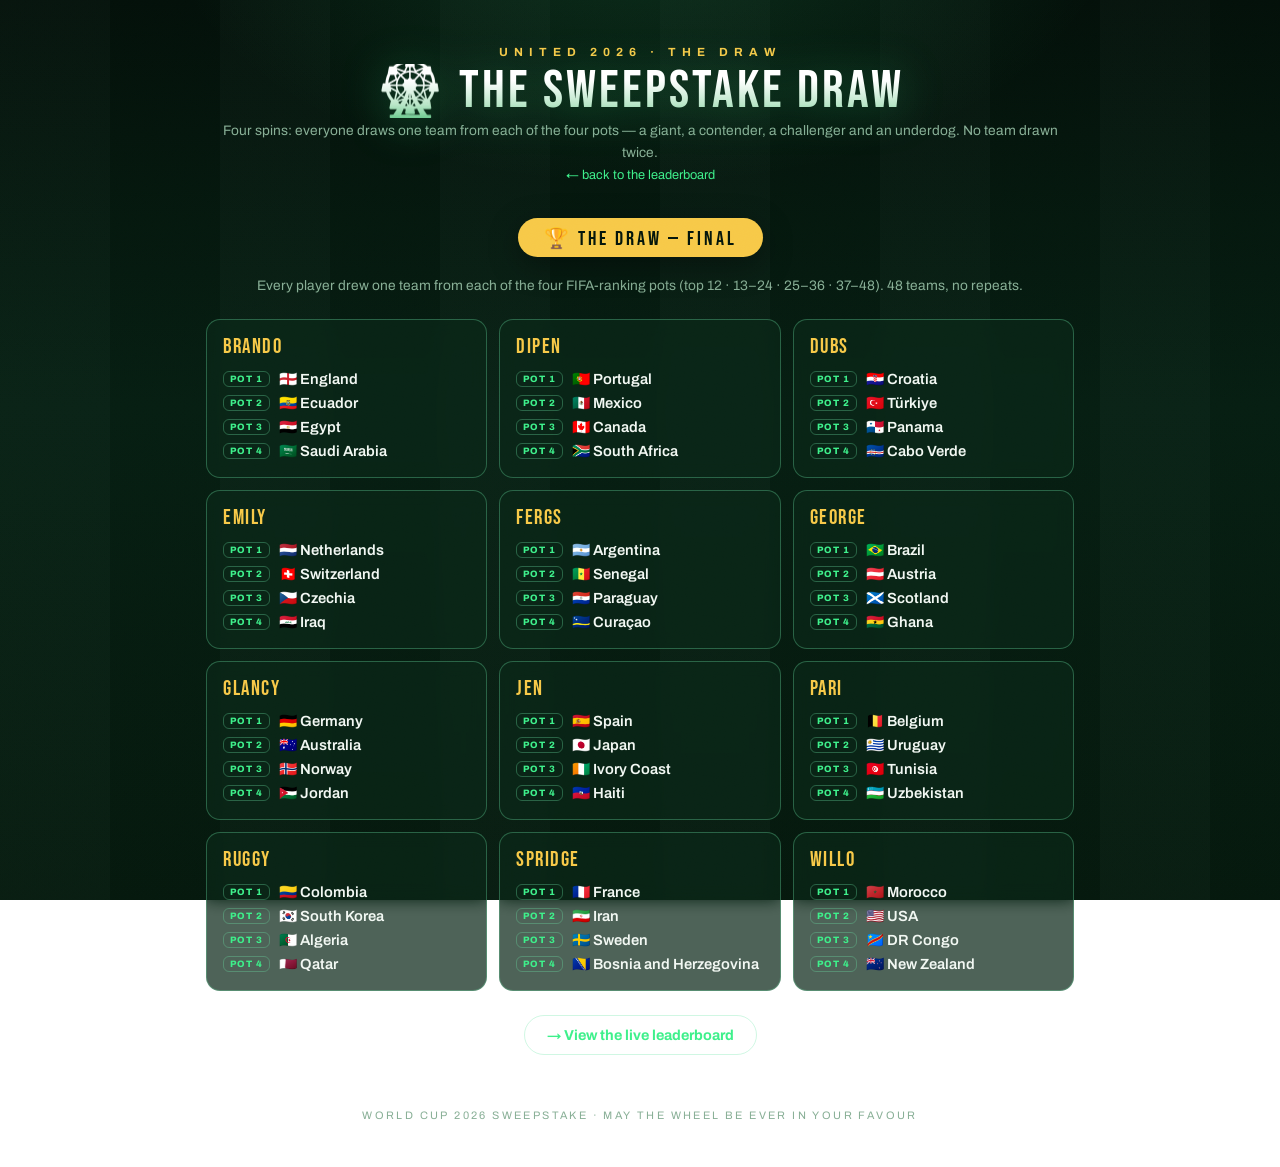
<file: docs/draw.html>
<!DOCTYPE html>
<html lang="en">
<head>
<meta charset="UTF-8">
<meta name="viewport" content="width=device-width, initial-scale=1.0">
<meta name="theme-color" content="#03110a">
<link rel="icon" href="data:image/svg+xml,%3Csvg xmlns='http://www.w3.org/2000/svg' viewBox='0 0 100 100'%3E%3Ctext y='.9em' font-size='90'%3E%F0%9F%8E%A1%3C/text%3E%3C/svg%3E">
<link rel="preconnect" href="https://fonts.googleapis.com">
<link rel="preconnect" href="https://fonts.gstatic.com" crossorigin>
<link href="https://fonts.googleapis.com/css2?family=Bebas+Neue&family=Archivo:wght@400;600;700;800;900&display=swap" rel="stylesheet">
<title>The Draw — World Cup 2026 Sweepstake</title>
<style>
  :root {
    --bg0: #03110a; --bg1: #062013; --card: #0b2818; --card2: #103420;
    --glass: rgba(11, 40, 24, .72);
    --line: rgba(110, 231, 168, .13); --line2: rgba(110, 231, 168, .32);
    --text: #f2f8f3; --dim: #88af96; --accent: #3ef08b; --gold: #f7c948;
    --t1: #62c9ff; --t2: #c9a6ff; --t3: #f7c948;
    --disp: "Bebas Neue", "Archivo", sans-serif;
  }
  * { box-sizing: border-box; margin: 0; -webkit-tap-highlight-color: transparent; }
  body {
    color: var(--text);
    font-family: "Archivo", -apple-system, BlinkMacSystemFont, "Segoe UI", sans-serif;
    background:
      radial-gradient(800px 460px at 50% -10%, rgba(62, 240, 139, .15), transparent 60%),
      repeating-linear-gradient(90deg, rgba(255,255,255,.014) 0 110px, rgba(0,0,0,.06) 110px 220px),
      linear-gradient(180deg, var(--bg0) 0%, var(--bg1) 45%, #051a0e 100%);
    background-attachment: fixed;
    min-height: 100vh;
  }
  body::after {
    content: ""; position: fixed; inset: 0; pointer-events: none; z-index: 999;
    opacity: .05; mix-blend-mode: overlay;
    background-image: url("data:image/svg+xml,%3Csvg xmlns='http://www.w3.org/2000/svg' width='160' height='160'%3E%3Cfilter id='n'%3E%3CfeTurbulence type='fractalNoise' baseFrequency='0.9' numOctaves='2'/%3E%3C/filter%3E%3Crect width='160' height='160' filter='url(%23n)'/%3E%3C/svg%3E");
  }
  .wrap { max-width: 900px; margin: 0 auto; padding: 16px; text-align: center; }
  @keyframes rise { from { opacity: 0; transform: translateY(14px); } to { opacity: 1; transform: none; } }
  header { padding: 30px 0 4px; animation: rise .7s ease both; }
  header .kick { color: var(--gold); font-size: .74rem; font-weight: 700;
                 letter-spacing: 6px; text-transform: uppercase; }
  h1 { font-family: var(--disp); font-size: clamp(2.2rem, 7vw, 3.4rem); font-weight: 400;
       text-transform: uppercase; letter-spacing: 3px; margin: 6px 0 2px; line-height: 1;
       background: linear-gradient(180deg, #fff 30%, #b9e6c8 75%, #6fcb91 100%);
       -webkit-background-clip: text; background-clip: text; color: transparent;
       filter: drop-shadow(0 4px 22px rgba(62, 240, 139, .28)); }
  .sub { color: var(--dim); font-size: .86rem; margin-bottom: 18px; line-height: 1.6; }
  a.back { color: var(--accent); font-size: .8rem; text-decoration: none; }
  a.back:hover { text-decoration: underline; }

  .tier-banner { display: inline-block; font-family: var(--disp); font-weight: 400;
                 letter-spacing: 3px; text-transform: uppercase; font-size: 1.25rem;
                 border-radius: 999px; padding: 8px 26px 6px; margin: 10px 0 18px;
                 color: #03150b; box-shadow: 0 8px 30px rgba(0,0,0,.35);
                 animation: rise .5s ease both; }
  .tier-banner.t1 { background: linear-gradient(180deg, #8ed9ff, var(--t1)); }
  .tier-banner.t2 { background: linear-gradient(180deg, #ddc6ff, var(--t2)); }
  .tier-banner.t3 { background: linear-gradient(180deg, #ffe084, var(--t3)); }
  .tier-banner.t4 { background: linear-gradient(180deg, #ffb27a, var(--gold)); }

  /* the wheel */
  .wheelbox { position: relative; width: 280px; height: 280px; margin: 8px auto 22px;
              animation: rise .6s .1s ease both; }
  .wheel { width: 100%; height: 100%; border-radius: 50%; border: 7px solid #1d4a2f;
           background: conic-gradient(#3ef08b 0 30deg, #0b2818 30deg 60deg, #62c9ff 60deg 90deg,
             #0b2818 90deg 120deg, #f7c948 120deg 150deg, #0b2818 150deg 180deg,
             #3ef08b 180deg 210deg, #0b2818 210deg 240deg, #c9a6ff 240deg 270deg,
             #0b2818 270deg 300deg, #f7c948 300deg 330deg, #0b2818 330deg 351deg,
             #ffffff 351deg 360deg);
           box-shadow: 0 0 60px rgba(62, 240, 139, .22), 0 24px 60px rgba(0,0,0,.5),
                       inset 0 0 40px rgba(0,0,0,.55);
           transition: transform 3.2s cubic-bezier(.12,.65,.18,1); }
  .wheel .hub { position: absolute; inset: 50%; width: 96px; height: 96px;
                transform: translate(-50%, -50%); background: radial-gradient(circle at 35% 30%, #0a2818, #03150b);
                border: 3px solid #1d4a2f; border-radius: 50%; display: flex;
                align-items: center; justify-content: center; font-size: 2.5rem;
                box-shadow: 0 6px 22px rgba(0,0,0,.6); }
  .pointer { position: absolute; top: -16px; left: 50%; transform: translateX(-50%);
             font-size: 1.8rem; z-index: 2; filter: drop-shadow(0 3px 6px rgba(0,0,0,.6)); }

  button.spin { background: linear-gradient(180deg, #46ff97, #25c96c); color: #03150b;
                font-family: var(--disp); font-weight: 400; font-size: 1.35rem;
                letter-spacing: 3px; text-transform: uppercase;
                border: none; border-radius: 999px; padding: 14px 44px 12px; cursor: pointer;
                box-shadow: 0 6px 30px rgba(62, 240, 139, .4); transition: transform .12s, box-shadow .12s; }
  button.spin:hover { transform: scale(1.05); box-shadow: 0 8px 40px rgba(62, 240, 139, .55); }
  button.spin:disabled { opacity: .3; cursor: default; transform: none; box-shadow: none; }

  /* flashing reveal */
  .reveal { min-height: 70px; margin: 20px auto 8px; max-width: 600px; }
  .reveal .line { font-family: var(--disp); font-size: clamp(1.5rem, 5vw, 2.2rem);
                  letter-spacing: 1.5px; }
  .reveal .line .who { color: var(--gold); }
  .reveal .line .team { color: var(--accent); }
  .reveal .line.flashing .team { color: var(--dim); }
  .reveal .lock { animation: pop .5s cubic-bezier(.2, 1.6, .4, 1); }
  @keyframes pop { 0% { transform: scale(.5); opacity: 0; }
                   70% { transform: scale(1.12); } 100% { transform: scale(1); } }

  /* results grid */
  .picks { display: grid; grid-template-columns: repeat(auto-fill, minmax(200px, 1fr));
           gap: 9px; margin: 20px 0; text-align: left; }
  .pick { background: var(--glass); border: 1px solid var(--line); border-radius: 12px;
          padding: 10px 13px; font-size: .82rem; animation: pop .4s ease;
          backdrop-filter: blur(8px); -webkit-backdrop-filter: blur(8px); }
  .pick b { display: block; color: var(--gold); font-family: var(--disp); font-size: 1.05rem;
            letter-spacing: 1.5px; }
  .pick .t { white-space: nowrap; }
  /* final-draw board (shown once the draw is complete) */
  .fgrid { display: grid; grid-template-columns: repeat(auto-fill, minmax(232px, 1fr));
           gap: 12px; margin: 22px 0; text-align: left; }
  .fcard { background: var(--glass); border: 1px solid var(--line2); border-radius: 14px;
           padding: 14px 16px; backdrop-filter: blur(8px); animation: pop .4s ease; }
  .fname { font-family: var(--disp); font-size: 1.3rem; letter-spacing: 1.5px;
           color: var(--gold); margin-bottom: 8px; }
  .frow { display: flex; align-items: center; gap: 9px; padding: 3px 0; }
  .ppot { font-size: .58rem; font-weight: 800; letter-spacing: 1px; color: var(--accent);
          border: 1px solid var(--line2); border-radius: 6px; padding: 2px 6px; min-width: 46px;
          text-align: center; }
  .pteam { font-size: .92rem; font-weight: 600; }
  a.navlink { display: inline-block; color: var(--accent); text-decoration: none;
              font-weight: 700; font-size: .9rem; border: 1px solid var(--line2);
              border-radius: 999px; padding: 11px 22px; }
  .done-actions { margin: 24px 0; display: flex; gap: 10px; justify-content: center; flex-wrap: wrap; }
  .done-actions button { background: var(--glass); color: var(--text); border: 1px solid
                         var(--line2); border-radius: 999px; padding: 12px 22px;
                         font-size: .86rem; font-weight: 700; cursor: pointer;
                         font-family: inherit; transition: all .15s; }
  .done-actions button:hover { border-color: var(--accent); color: var(--accent);
                               box-shadow: 0 4px 20px rgba(62, 240, 139, .2); }
  .confetti { font-size: 2.2rem; letter-spacing: 10px; margin: 10px 0;
              animation: pop .7s cubic-bezier(.2, 1.6, .4, 1); }
  footer { color: var(--dim); font-size: .68rem; padding: 30px 0; letter-spacing: 2.4px; }
  @media (max-width: 480px) {
    .wheelbox { width: 235px; height: 235px; }
    .picks { grid-template-columns: 1fr 1fr; }
  }
</style>
</head>
<body>
<div class="wrap">
  <header>
    <div class="kick">United 2026 · The Draw</div>
    <h1>🎡 The Sweepstake Draw</h1>
    <div class="sub">Four spins: everyone draws one team from each of the four pots —
      a giant, a contender, a challenger and an underdog. No team drawn twice.
      <br><a class="back" href="index.html">← back to the leaderboard</a></div>
  </header>

  <div id="stage"></div>

  <footer>WORLD CUP 2026 SWEEPSTAKE · MAY THE WHEEL BE EVER IN YOUR FAVOUR</footer>
</div>

<script>
const $ = sel => document.querySelector(sel);
const esc = s => String(s ?? '').replace(/[&<>"]/g, c => ({'&':'&amp;','<':'&lt;','>':'&gt;','"':'&quot;'}[c]));
const sleep = ms => new Promise(r => setTimeout(r, ms));
const TIER_NAMES = {1: 'Pot 1 — The Giants', 2: 'Pot 2 — The Contenders', 3: 'Pot 3 — The Challengers', 4: 'Pot 4 — The Underdogs'};
const ROUNDS = 4;

let TEAMS = {}, PLAYERS = [], pools = {}, assignments = {}, round = 1;
// shared mode transports: the mini's /api/draw when served by scripts/serve.py,
// otherwise a public ntfy.sh relay topic — works straight from GitHub Pages.
const NTFY = 'https://ntfy.sh/wc26-sweepstake-draw-spridge-k7q4x9';
let SHARED = false, TRANSPORT = null, lastSeq = 0, busy = false;
const CID = Math.random().toString(36).slice(2);
const queue = [];

function shuffle(a) {
  for (let i = a.length - 1; i > 0; i--) {
    const j = Math.floor(Math.random() * (i + 1));
    [a[i], a[j]] = [a[j], a[i]];
  }
  return a;
}

async function broadcast(ev) {
  if (!SHARED) return;
  const payload = JSON.stringify({ ...ev, origin: CID });
  try {
    if (TRANSPORT === 'api') {
      const r = await fetch('/api/draw', { method: 'POST', body: payload });
      const j = await r.json();
      lastSeq = Math.max(lastSeq, j.seq || 0);
    } else if (TRANSPORT === 'ntfy') {
      await fetch(NTFY, { method: 'POST', body: payload });
    }
  } catch {}
}

async function flashReveal(player, team) {
  const reveal = $('#reveal');
  if (!reveal) return;
  const pool = pools[round] || Object.keys(TEAMS);
  for (let f = 0; f < 14; f++) {
    const fake = pool[Math.floor(Math.random() * pool.length)];
    reveal.innerHTML = `<div class="line flashing"><span class="who">${esc(player)}</span>
      draws… <span class="team">${TEAMS[fake].flag} ${esc(TEAMS[fake].name)}</span></div>`;
    await sleep(45 + f * 14);
  }
  reveal.innerHTML = `<div class="line lock"><span class="who">${esc(player)}</span>
    draws <span class="team">${TEAMS[team].flag} ${esc(TEAMS[team].name)}!</span></div>`;
}

async function applyEvent(ev, animate) {
  if (ev.type === 'reset') { assignments = {}; round = 1; renderRound(); }
  else if (ev.type === 'spin') {
    if (ev.round === 1) { assignments = {}; renderPicks(); }   // fresh draw — wipe prior picks
    if (animate && $('#wheel')) {
      const b = $('#spin');
      if (b) { b.disabled = true; b.textContent = '🎡 Spinning…'; }
      $('#wheel').style.transform = `rotate(${1440 + Math.floor(Math.random() * 360)}deg)`;
      await sleep(1700);
    }
  } else if (ev.type === 'lock') {
    if (animate) { await flashReveal(ev.player, ev.team); await sleep(2400); }
    (assignments[ev.player] = assignments[ev.player] || []).push(ev.team);
    if (animate) renderPicks();
  } else if (ev.type === 'round') {
    round = ev.round;
    if (animate) renderRound();
  }
}

async function drainQueue() {
  if (busy) return;
  busy = true;
  while (queue.length) await applyEvent(queue.shift(), true);
  busy = false;
}

async function poll() {
  try {
    const r = await fetch('/api/draw?since=' + lastSeq);
    if (!r.ok) return;
    const j = await r.json();
    for (const ev of j.events || []) {
      lastSeq = Math.max(lastSeq, ev.seq);
      if (ev.origin !== CID) queue.push(ev);
    }
    drainQueue();
  } catch {}
}

function renderRound() {
  const done = round > ROUNDS;
  $('#stage').innerHTML = `
    ${done ? `<div class="confetti">🎉 🏆 🎉</div>
      <div class="tier-banner t3" style="background:var(--gold)">The draw is complete!</div>`
      : `<div class="tier-banner t${round}">${TIER_NAMES[round]}</div>`}
    ${done ? '' : `<div class="wheelbox">
      <div class="pointer">🔻</div>
      <div class="wheel" id="wheel"><div class="hub">⚽</div></div>
    </div>
    <button class="spin" id="spin">Spin the wheel</button>
    <div class="reveal" id="reveal"></div>`}
    <div class="picks" id="picks"></div>
    ${done ? `<div class="done-actions">
      <button id="copy">📋 Copy results</button>
      <button id="dl">⬇️ Download players.json</button>
      <button id="rerun">🔁 Re-run the whole draw</button>
    </div>
    <div class="sub">Send the file (or copied text) to the organiser — drop it in as
      <b>data/players.json</b> and the leaderboard picks it up on the next update.</div>` : ''}
  `;
  renderPicks();
  if (!done) $('#spin').onclick = spin;
  else wireDone();
}

function renderPicks() {
  const grid = $('#picks');
  if (!grid) return;
  grid.innerHTML = PLAYERS.map(p => {
    const teams = assignments[p] || [];
    if (!teams.length) return '';
    return `<div class="pick"><b>${esc(p)}</b>${teams.map(c =>
      `<span class="t">${TEAMS[c].flag} ${esc(TEAMS[c].name)}</span>`).join('<br>')}</div>`;
  }).join('');
}

async function spin() {
  const btn = $('#spin');
  btn.disabled = true;
  btn.textContent = '🎡 Spinning…';
  if (round === 1) { assignments = {}; renderPicks(); }   // fresh draw — wipe prior picks
  broadcast({ type: 'spin', round });
  const wheel = $('#wheel');
  const turns = 1440 + Math.floor(Math.random() * 360);
  wheel.style.transform = `rotate(${turns}deg)`;
  await sleep(1700);   // start the reveals while the wheel is still turning

  // hard guard: never hand out a team already drawn anywhere in this draw
  const used = new Set(Object.values(assignments).flat());
  const pool = shuffle([...pools[round]].filter(c => !used.has(c)));
  const order = shuffle([...PLAYERS]);
  const reveal = $('#reveal');
  for (let i = 0; i < order.length; i++) {
    const player = order[i], team = pool[i];
    await flashReveal(player, team);
    (assignments[player] = assignments[player] || []).push(team);
    renderPicks();
    broadcast({ type: 'lock', player, team });
    await sleep(2600);   // hold the name + team on screen so it sinks in
  }
  reveal.innerHTML = `<div class="line lock">That's ${TIER_NAMES[round].split(' — ')[0]} done! 👏</div>`;
  round += 1;
  broadcast({ type: 'round', round });
  await sleep(1400);
  renderRound();
}

function resultsJson() {
  return JSON.stringify({ players: PLAYERS.map(p =>
    ({ name: p, teams: assignments[p] || [] })) }, null, 2) + '\n';
}

function wireDone() {
  $('#copy').onclick = () => {
    const text = PLAYERS.map(p => `${p}: ` + (assignments[p] || []).map(c =>
      `${TEAMS[c].flag} ${TEAMS[c].name}`).join(', ')).join('\n');
    navigator.clipboard.writeText(text);
    $('#copy').textContent = '✅ Copied!';
  };
  $('#dl').onclick = () => {
    const blob = new Blob([resultsJson()], { type: 'application/json' });
    const a = document.createElement('a');
    a.href = URL.createObjectURL(blob);
    a.download = 'players.json';
    a.click();
  };
  $('#rerun').onclick = async () => {
    await broadcast({ type: 'reset' });                 // tell every watcher to start over (api or ntfy)
    if (TRANSPORT === 'api') { try { await fetch('/api/draw/reset', { method: 'POST' }); } catch {} }
    queue.length = 0;
    assignments = {};
    round = 1;
    renderRound();
  };
}

function renderFinalDraw() {
  const potOf = c => { for (let p = 1; p <= ROUNDS; p++) if (pools[p].includes(c)) return p; return '?'; };
  const cards = PLAYERS.map(name => {
    const teams = (assignments[name] || []).slice().sort((a, b) => potOf(a) - potOf(b));
    const rows = teams.map(c => `<div class="frow"><span class="ppot">POT ${potOf(c)}</span>
      <span class="pteam">${TEAMS[c].flag} ${esc(TEAMS[c].name)}</span></div>`).join('');
    return `<div class="fcard"><div class="fname">${esc(name)}</div>${rows}</div>`;
  }).join('');
  $('#stage').innerHTML = `
    <div class="tier-banner t4" style="background:var(--gold)">🏆 The Draw — Final</div>
    <div class="sub">Every player drew one team from each of the four FIFA-ranking pots
      (top&nbsp;12 · 13–24 · 25–36 · 37–48). 48 teams, no repeats.</div>
    <div class="fgrid">${cards}</div>
    <div class="done-actions"><a class="navlink" href="index.html">→ View the live leaderboard</a></div>`;
}

async function boot() {
  const d = await fetch('data.json?t=' + Date.now()).then(r => r.json());
  TEAMS = d.teams;
  PLAYERS = d.players.map(p => p.name);
  // four pots of equal size, split by FIFA ranking (giants -> underdogs)
  const ranked = Object.values(TEAMS)
    .sort((a, b) => (a.fifa_rank || 999) - (b.fifa_rank || 999)).map(x => x.code);
  const per = Math.ceil(ranked.length / ROUNDS);
  for (let p = 1; p <= ROUNDS; p++) pools[p] = ranked.slice((p - 1) * per, p * per);

  // if the draw is already done, show the authoritative final result straight
  // from data.json — no wheel, no relay replay that could get out of sync
  if (d.players.length && d.players.every(p => (p.teams || []).length >= ROUNDS)) {
    assignments = {};
    for (const p of d.players) assignments[p.name] = p.teams.slice();
    renderFinalDraw();
    return;
  }

  // shared mode: prefer the local API (mini), otherwise the public relay —
  // which makes the draw shared even straight from GitHub Pages
  try {
    const r = await fetch('/api/draw');
    if (r.ok) {
      SHARED = true;
      TRANSPORT = 'api';
      const j = await r.json();
      for (const ev of j.events || []) {          // fast-forward history
        lastSeq = Math.max(lastSeq, ev.seq);
        await applyEvent(ev, false);
      }
      setInterval(poll, 1200);
    }
  } catch {}
  if (!TRANSPORT) {
    try {
      const es = new EventSource(NTFY + '/sse?since=12h');
      let settle;
      es.onmessage = e => {
        let m, ev;
        try { m = JSON.parse(e.data); ev = JSON.parse(m.message); } catch { return; }
        if (ev.origin === CID) return;
        if ((Date.now() / 1000 - (m.time || 0)) < 20) {   // fresh: animate it
          queue.push(ev);
          drainQueue();
        } else {                                          // history: fast-forward
          applyEvent(ev, false);
          clearTimeout(settle);
          settle = setTimeout(renderRound, 300);
        }
      };
      SHARED = true;
      TRANSPORT = 'ntfy';
    } catch {}
  }
  renderRound();
  const note = document.createElement('div');
  note.className = 'sub';
  note.textContent = SHARED
    ? '🟢 Shared draw — everyone on this page sees the same spins, live.'
    : '⚪️ Solo mode — spins only show on this screen.';
  $('#stage').after(note);
}
boot().catch(() => { $('#stage').innerHTML = '<div class="sub">Could not load data.json — start the site first.</div>'; });
</script>
</body>
</html>
</file>
